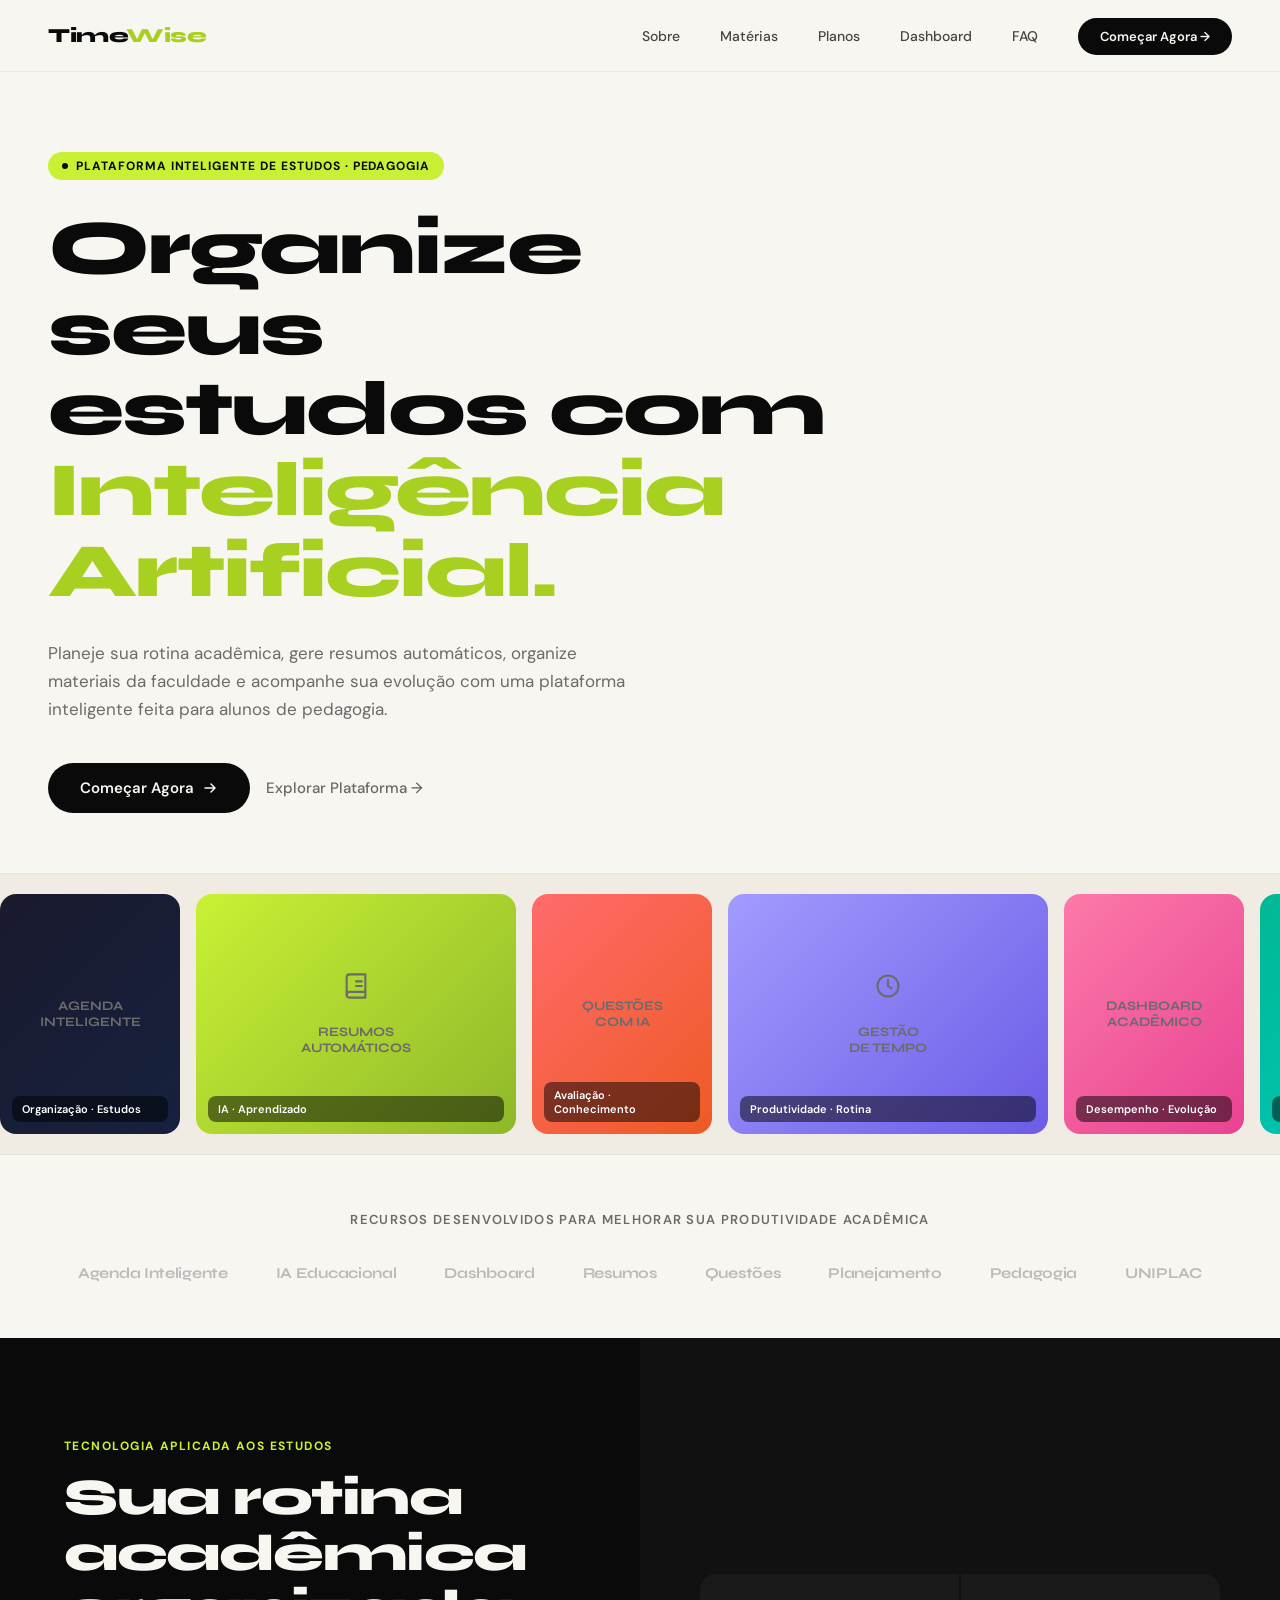
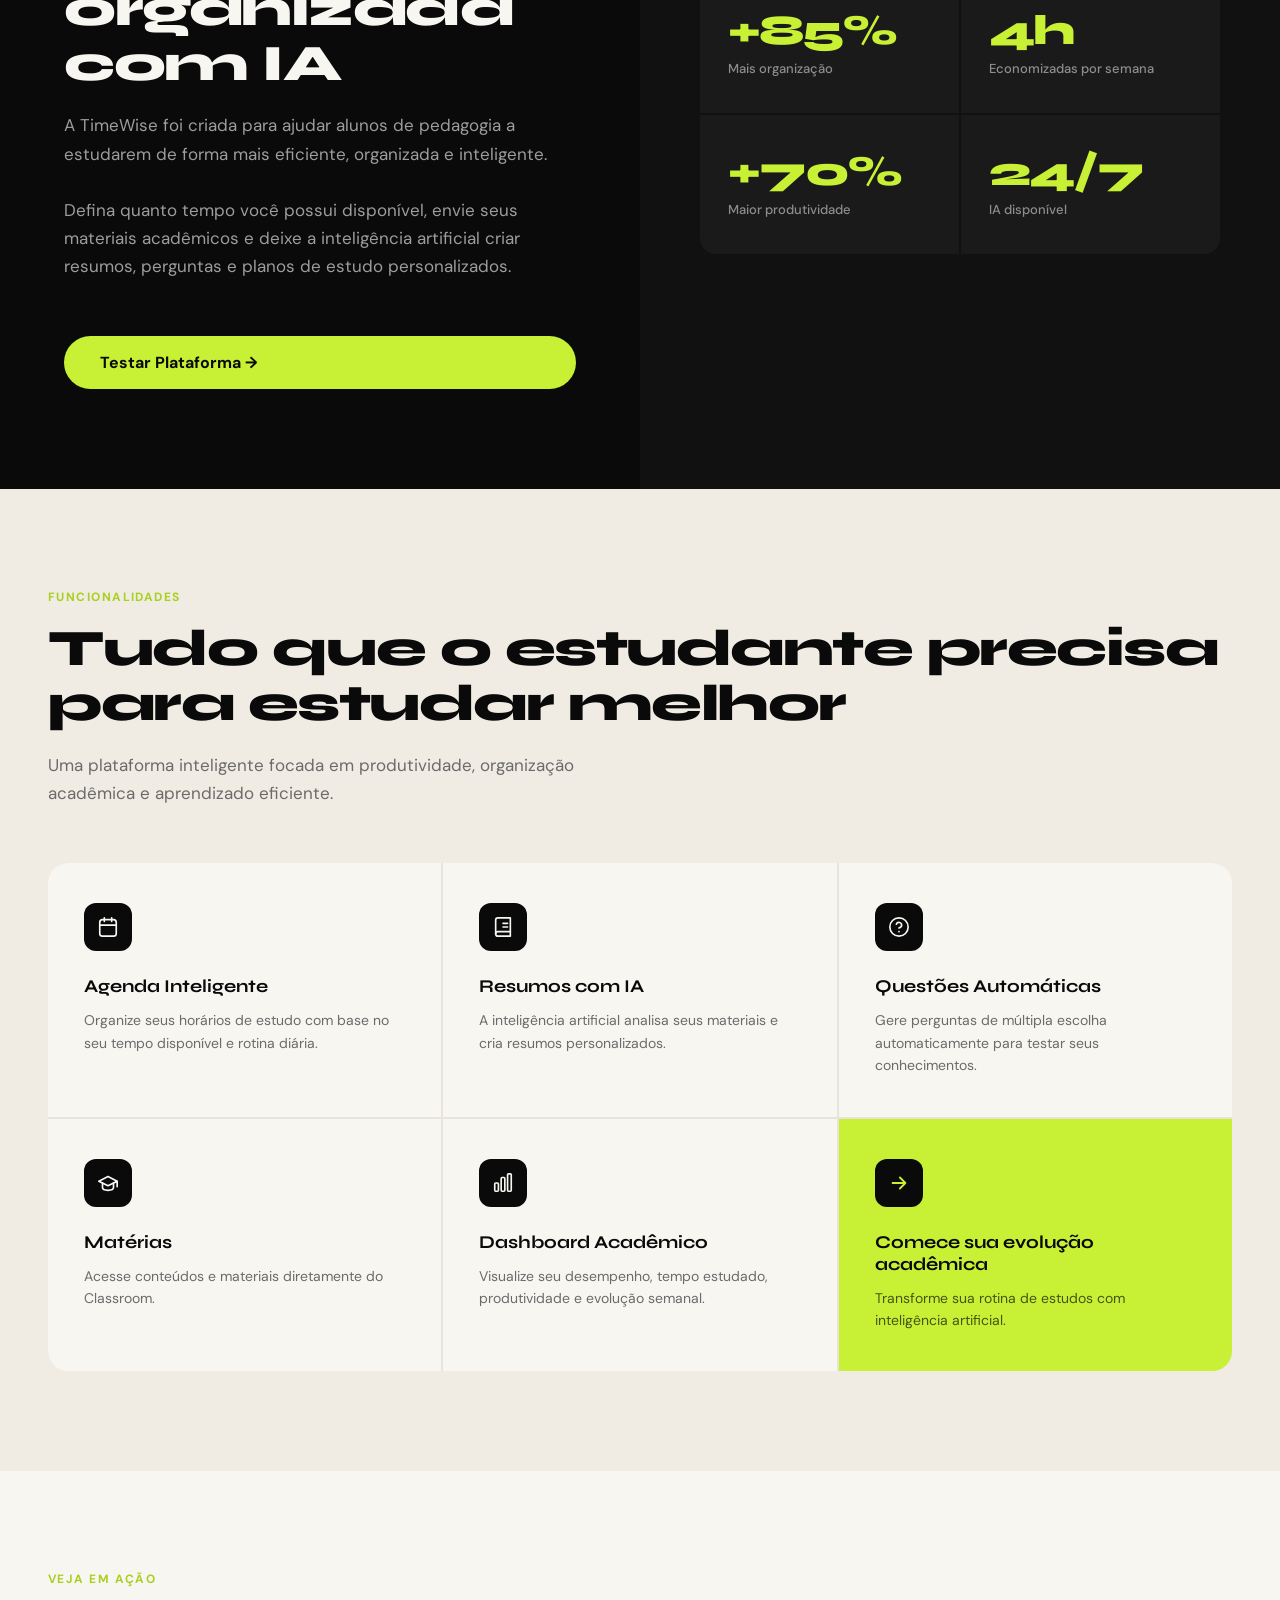
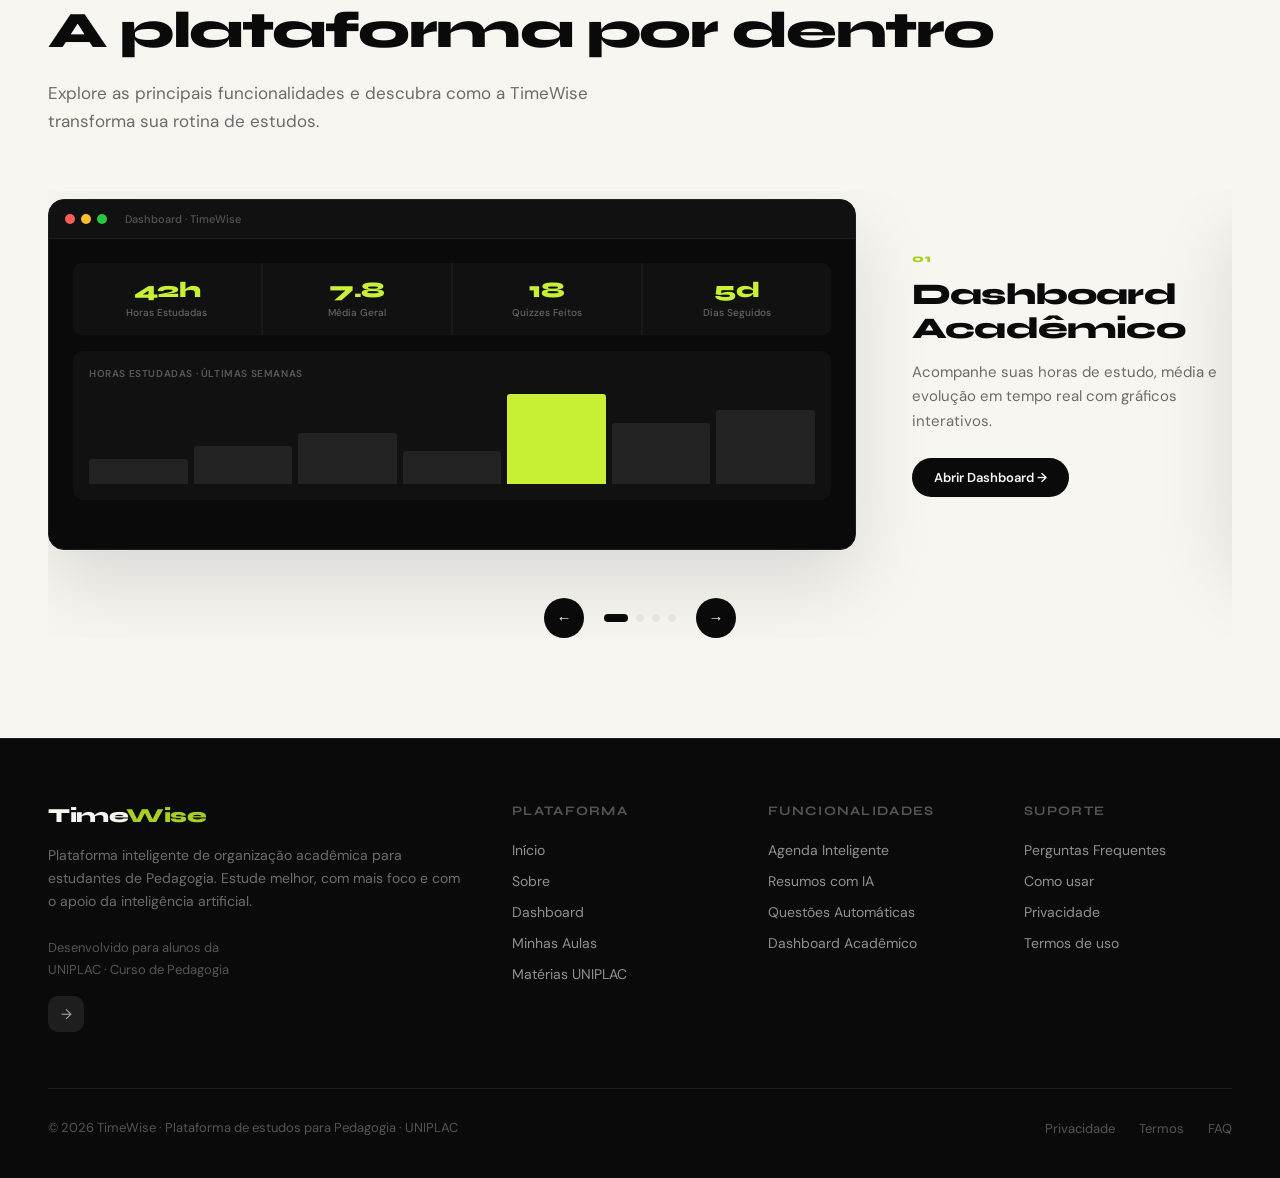
<file: index.html>
<!DOCTYPE html>
<html lang="de">
<head>
  <meta charset="UTF-8" />
  <meta name="viewport" content="width=device-width, initial-scale=1.0" />
  <title>TimeWise</title>
  <link href="https://fonts.googleapis.com/css2?family=Syne:wght@400;500;600;700;800&family=DM+Sans:ital,wght@0,300;0,400;0,500;0,600;1,400&display=swap" rel="stylesheet" />
  <link rel="stylesheet" href="index.css" />
</head>
<body>

<!-- NAV -->
<nav>
  <a href="#" class="nav-logo">Time<span>Wise</span></a>
  <ul class="nav-links">
    <li><a href="#sobre">Sobre</a></li>
    <li><a href="#materias">Matérias</a></li>
    <li><a href="planos.html">Planos</a></li>
    <li><a href="dashboard.html">Dashboard</a></li>
    <li><a href="faq.html">FAQ</a></li>
    <li><a href="dashboard.html" class="nav-cta">Começar Agora →</a></li>
  </ul>
</nav>

<!-- HERO -->
<div class="hero">
  <div class="hero-text">
    <span class="hero-eyebrow animate-fadeup">Plataforma Inteligente de Estudos · Pedagogia</span>

    <h1 class="hero-title animate-fadeup delay-1">
      Organize seus<br>estudos com<br><em>Inteligência Artificial.</em>
    </h1>

    <p class="hero-sub animate-fadeup delay-2">
      Planeje sua rotina acadêmica, gere resumos automáticos, organize materiais da faculdade e acompanhe sua evolução com uma plataforma inteligente feita para alunos de pedagogia.
    </p>

    <div class="hero-actions animate-fadeup delay-3">
      <a href="dashboard.html" class="btn-primary">
        Começar Agora
        <svg viewBox="0 0 16 16" fill="none">
          <path d="M3 8h10M9 4l4 4-4 4"
            stroke="currentColor"
            stroke-width="1.5"
            stroke-linecap="round"
            stroke-linejoin="round"/>
        </svg>
      </a>

      <a href="#materias" class="btn-secondary">
        Explorar Plataforma →
      </a>
    </div>
  </div>

  <!-- MARQUEE -->
  <div class="marquee-section">
    <div class="marquee-track">

      <div class="marquee-card card-gradient-1">
        <div class="marquee-card-inner">AGENDA<br>INTELIGENTE</div>
        <div class="card-label">Organização · Estudos</div>
      </div>
      <div class="marquee-card landscape card-gradient-2">
        <div class="marquee-card-inner"><svg width="28" height="28" viewBox="0 0 24 24" fill="none" stroke="currentColor" stroke-width="1.8" stroke-linecap="round" stroke-linejoin="round" style="margin-bottom:6px"><path d="M4 19.5A2.5 2.5 0 016.5 17H20"/><path d="M6.5 2H20v20H6.5A2.5 2.5 0 014 19.5v-15A2.5 2.5 0 016.5 2z"/><path d="M12 8h5M12 12h5"/></svg><br>RESUMOS<br>AUTOMÁTICOS</div>
        <div class="card-label">IA · Aprendizado</div>
      </div>
      <div class="marquee-card card-gradient-3">
        <div class="marquee-card-inner">QUESTÕES<br>COM IA</div>
        <div class="card-label">Avaliação · Conhecimento</div>
      </div>
      <div class="marquee-card landscape card-gradient-4">
        <div class="marquee-card-inner"><svg width="28" height="28" viewBox="0 0 24 24" fill="none" stroke="currentColor" stroke-width="1.8" stroke-linecap="round" stroke-linejoin="round" style="margin-bottom:6px"><circle cx="12" cy="12" r="9"/><path d="M12 7v5l3 2"/></svg><br>GESTÃO<br>DE TEMPO</div>
        <div class="card-label">Produtividade · Rotina</div>
      </div>
      <div class="marquee-card card-gradient-5">
        <div class="marquee-card-inner">DASHBOARD<br>ACADÊMICO</div>
        <div class="card-label">Desempenho · Evolução</div>
      </div>
      <div class="marquee-card landscape card-gradient-6">
        <div class="marquee-card-inner"><svg width="28" height="28" viewBox="0 0 24 24" fill="none" stroke="currentColor" stroke-width="1.8" stroke-linecap="round" stroke-linejoin="round" style="margin-bottom:6px"><path d="M22 10v6M2 10l10-5 10 5-10 5-10-5z"/><path d="M6 12v5c0 1.7 2.7 3 6 3s6-1.3 6-3v-5"/></svg><br>MATÉRIAS<br>UNIPLAC</div>
        <div class="card-label">Pedagogia · Universidade</div>
      </div>

      <!-- Cópia para loop contínuo -->
      <div class="marquee-card card-gradient-1" aria-hidden="true">
        <div class="marquee-card-inner">AGENDA<br>INTELIGENTE</div>
        <div class="card-label">Organização · Estudos</div>
      </div>
      <div class="marquee-card landscape card-gradient-2" aria-hidden="true">
        <div class="marquee-card-inner"><svg width="28" height="28" viewBox="0 0 24 24" fill="none" stroke="currentColor" stroke-width="1.8" stroke-linecap="round" stroke-linejoin="round" style="margin-bottom:6px"><path d="M4 19.5A2.5 2.5 0 016.5 17H20"/><path d="M6.5 2H20v20H6.5A2.5 2.5 0 014 19.5v-15A2.5 2.5 0 016.5 2z"/><path d="M12 8h5M12 12h5"/></svg><br>RESUMOS<br>AUTOMÁTICOS</div>
        <div class="card-label">IA · Aprendizado</div>
      </div>
      <div class="marquee-card card-gradient-3" aria-hidden="true">
        <div class="marquee-card-inner">QUESTÕES<br>COM IA</div>
        <div class="card-label">Avaliação · Conhecimento</div>
      </div>
      <div class="marquee-card landscape card-gradient-4" aria-hidden="true">
        <div class="marquee-card-inner"><svg width="28" height="28" viewBox="0 0 24 24" fill="none" stroke="currentColor" stroke-width="1.8" stroke-linecap="round" stroke-linejoin="round" style="margin-bottom:6px"><circle cx="12" cy="12" r="9"/><path d="M12 7v5l3 2"/></svg><br>GESTÃO<br>DE TEMPO</div>
        <div class="card-label">Produtividade · Rotina</div>
      </div>
      <div class="marquee-card card-gradient-5" aria-hidden="true">
        <div class="marquee-card-inner">DASHBOARD<br>ACADÊMICO</div>
        <div class="card-label">Desempenho · Evolução</div>
      </div>
      <div class="marquee-card landscape card-gradient-6" aria-hidden="true">
        <div class="marquee-card-inner"><svg width="28" height="28" viewBox="0 0 24 24" fill="none" stroke="currentColor" stroke-width="1.8" stroke-linecap="round" stroke-linejoin="round" style="margin-bottom:6px"><path d="M22 10v6M2 10l10-5 10 5-10 5-10-5z"/><path d="M6 12v5c0 1.7 2.7 3 6 3s6-1.3 6-3v-5"/></svg><br>MATÉRIAS<br>UNIPLAC</div>
        <div class="card-label">Pedagogia · Universidade</div>
      </div>

    </div>
  </div>
</div>

<!-- LOGOS -->
<div class="logos-section">
  <p class="logos-title">
    Recursos desenvolvidos para melhorar sua produtividade acadêmica
  </p>

  <div class="logos-row">
    <span class="logo-pill">Agenda Inteligente</span>
    <span class="logo-pill">IA Educacional</span>
    <span class="logo-pill">Dashboard</span>
    <span class="logo-pill">Resumos</span>
    <span class="logo-pill">Questões</span>
    <span class="logo-pill">Planejamento</span>
    <span class="logo-pill">Pedagogia</span>
    <span class="logo-pill">UNIPLAC</span>
  </div>
</div>

<!-- USP -->
<section class="usp-section" id="sobre">
  <div class="usp-text">
    <p class="section-label">
      Tecnologia aplicada aos estudos
    </p>

    <h2 class="section-title">
      Sua rotina acadêmica organizada com IA
    </h2>

    <p class="section-sub">
      A TimeWise foi criada para ajudar alunos de pedagogia a estudarem de forma mais eficiente, organizada e inteligente.<br><br>

      Defina quanto tempo você possui disponível, envie seus materiais acadêmicos e deixe a inteligência artificial criar resumos, perguntas e planos de estudo personalizados.
    </p>

    <a href="dashboard.html" class="btn-accent">
      Testar Plataforma →
    </a>
  </div>

  <div class="usp-visual">
    <div class="usp-visual-inner">
      <div class="usp-stats">

        <div class="stat-card">
          <div class="stat-number">+85%</div>
          <div class="stat-label">Mais organização</div>
        </div>

        <div class="stat-card">
          <div class="stat-number">4h</div>
          <div class="stat-label">Economizadas por semana</div>
        </div>

        <div class="stat-card">
          <div class="stat-number">+70%</div>
          <div class="stat-label">Maior produtividade</div>
        </div>

        <div class="stat-card">
          <div class="stat-number">24/7</div>
          <div class="stat-label">IA disponível</div>
        </div>

      </div>
    </div>
  </div>
</section>

<!-- SERVICES -->
<section class="services-section">

  <p class="section-label">
    Funcionalidades
  </p>

  <h2 class="section-title">
    Tudo que o estudante precisa<br>
    para estudar melhor
  </h2>

  <p class="section-sub">
    Uma plataforma inteligente focada em produtividade, organização acadêmica e aprendizado eficiente.
  </p>

  <div class="services-grid">

    <div class="service-card">
      <div class="service-icon">
        <svg width="22" height="22" viewBox="0 0 24 24" fill="none" stroke="currentColor" stroke-width="1.8" stroke-linecap="round" stroke-linejoin="round">
          <rect x="3" y="4" width="18" height="18" rx="3"/><path d="M3 10h18"/><path d="M8 2v4M16 2v4"/>
        </svg>
      </div>
      <h3 class="service-title">Agenda Inteligente</h3>
      <p class="service-desc">Organize seus horários de estudo com base no seu tempo disponível e rotina diária.</p>
    </div>

    <div class="service-card">
      <div class="service-icon">
        <svg width="22" height="22" viewBox="0 0 24 24" fill="none" stroke="currentColor" stroke-width="1.8" stroke-linecap="round" stroke-linejoin="round">
          <path d="M4 19.5A2.5 2.5 0 016.5 17H20"/><path d="M6.5 2H20v20H6.5A2.5 2.5 0 014 19.5v-15A2.5 2.5 0 016.5 2z"/><path d="M12 8h5M12 12h5"/>
        </svg>
      </div>
      <h3 class="service-title">Resumos com IA</h3>
      <p class="service-desc">A inteligência artificial analisa seus materiais e cria resumos personalizados.</p>
    </div>

    <div class="service-card">
      <div class="service-icon">
        <svg width="22" height="22" viewBox="0 0 24 24" fill="none" stroke="currentColor" stroke-width="1.8" stroke-linecap="round" stroke-linejoin="round">
          <circle cx="12" cy="12" r="10"/><path d="M9.09 9a3 3 0 015.83 1c0 2-3 3-3 3"/><circle cx="12" cy="17" r="1" fill="currentColor" stroke="none"/>
        </svg>
      </div>
      <h3 class="service-title">Questões Automáticas</h3>
      <p class="service-desc">Gere perguntas de múltipla escolha automaticamente para testar seus conhecimentos.</p>
    </div>

    <div class="service-card">
      <div class="service-icon">
        <svg width="22" height="22" viewBox="0 0 24 24" fill="none" stroke="currentColor" stroke-width="1.8" stroke-linecap="round" stroke-linejoin="round">
          <path d="M22 10v6M2 10l10-5 10 5-10 5-10-5z"/><path d="M6 12v5c0 1.7 2.7 3 6 3s6-1.3 6-3v-5"/>
        </svg>
      </div>
      <h3 class="service-title">Matérias</h3>
      <p class="service-desc">Acesse conteúdos e materiais diretamente do Classroom.</p>
    </div>

    <div class="service-card">
      <div class="service-icon">
        <svg width="22" height="22" viewBox="0 0 24 24" fill="none" stroke="currentColor" stroke-width="1.8" stroke-linecap="round" stroke-linejoin="round">
          <rect x="3" y="12" width="4" height="9" rx="1"/><rect x="10" y="6" width="4" height="15" rx="1"/><rect x="17" y="2" width="4" height="19" rx="1"/>
        </svg>
      </div>
      <h3 class="service-title">Dashboard Acadêmico</h3>
      <p class="service-desc">Visualize seu desempenho, tempo estudado, produtividade e evolução semanal.</p>
    </div>

    <div class="service-card" style="background: var(--accent); cursor: pointer;" onclick="location.href='dashboard.html'">
      <div class="service-icon" style="background: var(--black); color: var(--accent);">
        <svg width="22" height="22" viewBox="0 0 24 24" fill="none" stroke="currentColor" stroke-width="2" stroke-linecap="round" stroke-linejoin="round">
          <path d="M5 12h14M13 6l6 6-6 6"/>
        </svg>
      </div>
      <h3 class="service-title" style="color: var(--black);">Comece sua evolução acadêmica</h3>
      <p class="service-desc" style="color: rgba(0,0,0,0.65);">Transforme sua rotina de estudos com inteligência artificial.</p>
    </div>

  </div>
</section>

<!-- CAROUSEL -->
<section class="carousel-section">

  <p class="section-label">Veja em ação</p>
  <h2 class="section-title">A plataforma por dentro</h2>
  <p class="section-sub">Explore as principais funcionalidades e descubra como a TimeWise transforma sua rotina de estudos.</p>

  <div class="carousel-wrapper" id="carouselWrapper">
    <div class="carousel-track" id="carouselTrack">

      <!-- Slide 1: Dashboard -->
      <div class="carousel-slide">
        <div class="slide-frame">
          <div class="slide-topbar">
            <div style="display:flex;gap:6px">
              <span style="width:10px;height:10px;border-radius:50%;background:#ff5f57;display:block"></span>
              <span style="width:10px;height:10px;border-radius:50%;background:#febc2e;display:block"></span>
              <span style="width:10px;height:10px;border-radius:50%;background:#28c840;display:block"></span>
            </div>
            <span class="slide-topbar-title">Dashboard · TimeWise</span>
          </div>
          <div class="slide-body">
            <div class="slide-stats-row">
              <div class="slide-stat"><div class="slide-stat-val">42h</div><div class="slide-stat-key">Horas Estudadas</div></div>
              <div class="slide-stat"><div class="slide-stat-val">7.8</div><div class="slide-stat-key">Média Geral</div></div>
              <div class="slide-stat"><div class="slide-stat-val">18</div><div class="slide-stat-key">Quizzes Feitos</div></div>
              <div class="slide-stat"><div class="slide-stat-val">5d</div><div class="slide-stat-key">Dias Seguidos</div></div>
            </div>
            <div class="slide-chart-area">
              <div class="slide-chart-title">Horas Estudadas · últimas semanas</div>
              <div class="slide-bars">
                <div class="slide-bar" style="height:28%"></div>
                <div class="slide-bar" style="height:42%"></div>
                <div class="slide-bar" style="height:56%"></div>
                <div class="slide-bar" style="height:36%"></div>
                <div class="slide-bar slide-bar-active" style="height:100%"></div>
                <div class="slide-bar" style="height:68%"></div>
                <div class="slide-bar" style="height:82%"></div>
              </div>
            </div>
          </div>
        </div>
        <div class="slide-caption">
          <div class="slide-caption-num">01</div>
          <h3>Dashboard Acadêmico</h3>
          <p>Acompanhe suas horas de estudo, média e evolução em tempo real com gráficos interativos.</p>
          <a href="dashboard.html" class="slide-link">Abrir Dashboard →</a>
        </div>
      </div>

      <!-- Slide 2: Resumos IA -->
      <div class="carousel-slide">
        <div class="slide-frame">
          <div class="slide-topbar">
            <div style="display:flex;gap:6px">
              <span style="width:10px;height:10px;border-radius:50%;background:#ff5f57;display:block"></span>
              <span style="width:10px;height:10px;border-radius:50%;background:#febc2e;display:block"></span>
              <span style="width:10px;height:10px;border-radius:50%;background:#28c840;display:block"></span>
            </div>
            <span class="slide-topbar-title">Resumo IA · Minhas Aulas</span>
          </div>
          <div class="slide-body slide-body-doc">
            <div class="slide-ai-badge">✦ Resumo IA · Gerado agora</div>
            <div class="slide-doc-title">Psicologia do Desenvolvimento Infantil</div>
            <div class="slide-doc-text">
              <span class="slide-highlight">Vygotsky</span> defende que o desenvolvimento cognitivo é mediado pela interação social. A <span class="slide-highlight">Zona de Desenvolvimento Proximal</span> representa a distância entre o que a criança faz sozinha e com ajuda.
            </div>
            <div class="slide-doc-text">
              <span class="slide-highlight">Piaget</span> propõe que o conhecimento é construído ativamente pela criança por meio de <span class="slide-highlight">esquemas mentais</span>, assimilação e acomodação.
            </div>
            <div class="slide-time-badge">⏱ 30 min de estudo</div>
          </div>
        </div>
        <div class="slide-caption">
          <div class="slide-caption-num">02</div>
          <h3>Resumos com Inteligência Artificial</h3>
          <p>Envie seus materiais e a IA gera resumos personalizados adaptados ao seu tempo disponível.</p>
          <a href="dashboard.html" class="slide-link">Gerar Resumo →</a>
        </div>
      </div>

      <!-- Slide 3: Questões -->
      <div class="carousel-slide">
        <div class="slide-frame">
          <div class="slide-topbar">
            <div style="display:flex;gap:6px">
              <span style="width:10px;height:10px;border-radius:50%;background:#ff5f57;display:block"></span>
              <span style="width:10px;height:10px;border-radius:50%;background:#febc2e;display:block"></span>
              <span style="width:10px;height:10px;border-radius:50%;background:#28c840;display:block"></span>
            </div>
            <span class="slide-topbar-title">Questões com IA · 4 perguntas</span>
          </div>
          <div class="slide-body">
            <div class="slide-quiz-q">1. Segundo Vygotsky, a Zona de Desenvolvimento Proximal (ZDP) refere-se a:</div>
            <div class="slide-options">
              <div class="slide-option slide-option-wrong"><span class="slide-opt-letter">A</span> O nível máximo que a criança atinge sozinha</div>
              <div class="slide-option slide-option-correct"><span class="slide-opt-letter">B</span> A diferença entre o que faz sozinha e com ajuda</div>
              <div class="slide-option"><span class="slide-opt-letter">C</span> O conjunto de habilidades inatas da criança</div>
              <div class="slide-option"><span class="slide-opt-letter">D</span> O desenvolvimento físico no primeiro ano</div>
            </div>
            <div class="slide-score-bar">
              <div class="slide-score-val">3/4</div>
              <div class="slide-score-label">respostas corretas · 75%</div>
            </div>
          </div>
        </div>
        <div class="slide-caption">
          <div class="slide-caption-num">03</div>
          <h3>Questões Automáticas com IA</h3>
          <p>Teste seus conhecimentos com questões de múltipla escolha geradas automaticamente sobre o conteúdo estudado.</p>
          <a href="dashboard.html" class="slide-link">Iniciar Quiz →</a>
        </div>
      </div>

      <!-- Slide 4: Agenda -->
      <div class="carousel-slide">
        <div class="slide-frame">
          <div class="slide-topbar">
            <div style="display:flex;gap:6px">
              <span style="width:10px;height:10px;border-radius:50%;background:#ff5f57;display:block"></span>
              <span style="width:10px;height:10px;border-radius:50%;background:#febc2e;display:block"></span>
              <span style="width:10px;height:10px;border-radius:50%;background:#28c840;display:block"></span>
            </div>
            <span class="slide-topbar-title">Agenda · Semana atual</span>
          </div>
          <div class="slide-body">
            <div class="slide-week">
              <div class="slide-day"><div class="slide-day-name">Seg</div><div class="slide-day-num">26</div><div class="slide-day-study">14h</div></div>
              <div class="slide-day"><div class="slide-day-name">Ter</div><div class="slide-day-num">27</div><div class="slide-day-study">14h</div></div>
              <div class="slide-day slide-day-today"><div class="slide-day-name">Qua</div><div class="slide-day-num">28</div><div class="slide-day-study">19h</div></div>
              <div class="slide-day"><div class="slide-day-name">Qui</div><div class="slide-day-num">29</div><div class="slide-day-study">19h</div></div>
              <div class="slide-day"><div class="slide-day-name">Sex</div><div class="slide-day-num">30</div></div>
              <div class="slide-day slide-day-dim"><div class="slide-day-name">Sáb</div><div class="slide-day-num">31</div></div>
              <div class="slide-day slide-day-dim"><div class="slide-day-name">Dom</div><div class="slide-day-num">01</div></div>
            </div>
            <div class="slide-agenda-list">
              <div class="slide-agenda-item slide-agenda-item-accent">
                <div class="slide-agenda-time">19h00</div>
                <div>
                  <div class="slide-agenda-title">Psicologia da Educação</div>
                  <div class="slide-agenda-sub">30 min · Vygotsky e ZDP</div>
                </div>
              </div>
              <div class="slide-agenda-item">
                <div class="slide-agenda-time">20h00</div>
                <div>
                  <div class="slide-agenda-title">Educação Infantil</div>
                  <div class="slide-agenda-sub">45 min · BNCC Educação Infantil</div>
                </div>
              </div>
            </div>
          </div>
        </div>
        <div class="slide-caption">
          <div class="slide-caption-num">04</div>
          <h3>Agenda Inteligente</h3>
          <p>Organize sua semana acadêmica com horários personalizados para a sua rotina e disponibilidade.</p>
          <a href="dashboard.html" class="slide-link">Ver Agenda →</a>
        </div>
      </div>

    </div>

    <div class="carousel-nav">
      <button class="carousel-btn" onclick="carouselPrev()">←</button>
      <div class="carousel-dots">
        <button class="carousel-dot active" onclick="carouselGo(0)"></button>
        <button class="carousel-dot" onclick="carouselGo(1)"></button>
        <button class="carousel-dot" onclick="carouselGo(2)"></button>
        <button class="carousel-dot" onclick="carouselGo(3)"></button>
      </div>
      <button class="carousel-btn" onclick="carouselNext()">→</button>
    </div>
  </div>
</section>

<!-- FOOTER -->
<footer>
  <div class="footer-grid">
    <div class="footer-brand">
      <a href="#" class="nav-logo">Time<span>Wise</span></a>
      <p>Plataforma inteligente de organização acadêmica para estudantes de Pedagogia. Estude melhor, com mais foco e com o apoio da inteligência artificial.</p>
      <p style="margin-bottom: 16px; color: rgba(255,255,255,0.3); font-size: 13px;">Desenvolvido para alunos da<br>UNIPLAC · Curso de Pedagogia</p>
      <div class="footer-socials">
        <a href="dashboard.html" class="social-btn" title="Acessar plataforma">→</a>
      </div>
    </div>
    <div class="footer-col">
      <h4>Plataforma</h4>
      <ul>
        <li><a href="#">Início</a></li>
        <li><a href="#sobre">Sobre</a></li>
        <li><a href="dashboard.html">Dashboard</a></li>
        <li><a href="dashboard.html">Minhas Aulas</a></li>
        <li><a href="dashboard.html">Matérias UNIPLAC</a></li>
      </ul>
    </div>
    <div class="footer-col">
      <h4>Funcionalidades</h4>
      <ul>
        <li><a href="dashboard.html">Agenda Inteligente</a></li>
        <li><a href="dashboard.html">Resumos com IA</a></li>
        <li><a href="dashboard.html">Questões Automáticas</a></li>
        <li><a href="dashboard.html">Dashboard Acadêmico</a></li>
      </ul>
    </div>
    <div class="footer-col">
      <h4>Suporte</h4>
      <ul>
        <li><a href="faq.html">Perguntas Frequentes</a></li>
        <li><a href="#">Como usar</a></li>
        <li><a href="#">Privacidade</a></li>
        <li><a href="#">Termos de uso</a></li>
      </ul>
    </div>
  </div>
  <div class="footer-bottom">
    <p>© 2026 TimeWise · Plataforma de estudos para Pedagogia · UNIPLAC</p>
    <ul class="footer-bottom-links">
      <li><a href="#">Privacidade</a></li>
      <li><a href="#">Termos</a></li>
      <li><a href="faq.html">FAQ</a></li>
    </ul>
  </div>
</footer>

<script>
  function toggleFaq(btn) {
    const item = btn.closest('.faq-item');
    const isOpen = item.classList.contains('open');
    document.querySelectorAll('.faq-item').forEach(i => i.classList.remove('open'));
    if (!isOpen) item.classList.add('open');
  }

  // Intersection Observer for scroll animations
  const observer = new IntersectionObserver((entries) => {
    entries.forEach(entry => {
      if (entry.isIntersecting) {
        entry.target.style.opacity = '1';
        entry.target.style.transform = 'translateY(0)';
      }
    });
  }, { threshold: 0.1 });

  document.querySelectorAll('.service-card, .case-card, .team-card, .testimonial-card').forEach(el => {
    el.style.opacity = '0';
    el.style.transform = 'translateY(20px)';
    el.style.transition = 'opacity 0.5s ease, transform 0.5s ease';
    observer.observe(el);
  });

  // Carousel
  let carouselIdx = 0;
  const CAROUSEL_TOTAL = 4;

  function updateCarousel() {
    document.getElementById('carouselTrack').style.transform = `translateX(-${carouselIdx * 100}%)`;
    document.querySelectorAll('.carousel-dot').forEach((d, i) => {
      d.classList.toggle('active', i === carouselIdx);
    });
  }

  function carouselNext() {
    carouselIdx = (carouselIdx + 1) % CAROUSEL_TOTAL;
    updateCarousel();
  }

  function carouselPrev() {
    carouselIdx = (carouselIdx - 1 + CAROUSEL_TOTAL) % CAROUSEL_TOTAL;
    updateCarousel();
  }

  function carouselGo(i) {
    carouselIdx = i;
    updateCarousel();
  }

  let _carouselTimer = setInterval(carouselNext, 6000);
  const carouselWrap = document.getElementById('carouselWrapper');
  carouselWrap?.addEventListener('mouseenter', () => clearInterval(_carouselTimer));
  carouselWrap?.addEventListener('mouseleave', () => { _carouselTimer = setInterval(carouselNext, 6000); });
</script>
</body>
</html>
</file>
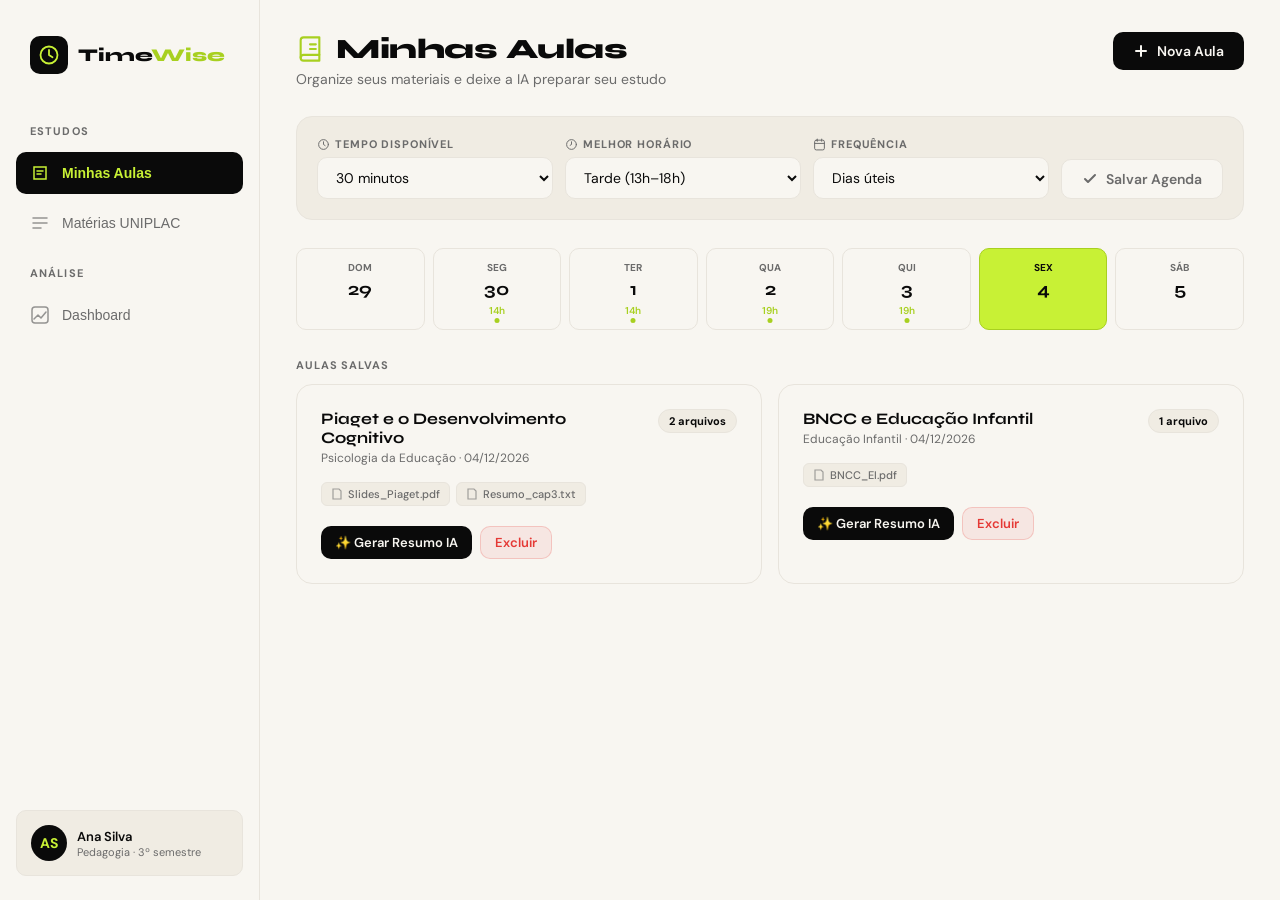
<file: dashboard.html>
<!DOCTYPE html>
<html lang="pt-BR">
<head>
<meta charset="UTF-8"/>
<meta name="viewport" content="width=device-width, initial-scale=1.0"/>
<title>TimeWise - Dashboard</title>
<link href="https://fonts.googleapis.com/css2?family=Syne:wght@400;500;600;700;800&family=DM+Sans:ital,wght@0,300;0,400;0,500;0,600;1,400&display=swap" rel="stylesheet"/>
<link rel="stylesheet" href="dashboard.css"/>
</head>
<body>

<div class="toast-container" id="toastContainer"></div>

<div class="app">
  <!-- SIDEBAR -->
  <aside class="sidebar">
    <div class="sidebar-logo">
      <div class="logo-icon">
        <svg width="22" height="22" viewBox="0 0 22 22" fill="none">
          <circle cx="11" cy="11" r="8.5" stroke="#c8f135" stroke-width="1.8"/>
          <path d="M11 6v5l3.5 2.2" stroke="#c8f135" stroke-width="1.8" stroke-linecap="round" stroke-linejoin="round"/>
        </svg>
      </div>
      <div class="logo-text">Time<span>Wise</span></div>
    </div>

    <span class="sidebar-section">Estudos</span>
    <button class="nav-item active" onclick="switchTab('minhas-aulas')">
      <svg class="nav-icon" viewBox="0 0 20 20" fill="none" xmlns="http://www.w3.org/2000/svg"><path d="M4 4h12v12H4V4z" stroke="currentColor" stroke-width="1.5" stroke-linecap="round"/><path d="M7 8h6M7 11h4" stroke="currentColor" stroke-width="1.5" stroke-linecap="round"/></svg>
      Minhas Aulas
    </button>
    <button class="nav-item" onclick="switchTab('materias')">
      <svg class="nav-icon" viewBox="0 0 20 20" fill="none" xmlns="http://www.w3.org/2000/svg"><path d="M3 5h14M3 10h14M3 15h8" stroke="currentColor" stroke-width="1.5" stroke-linecap="round"/></svg>
      Matérias UNIPLAC
    </button>

    <span class="sidebar-section">Análise</span>
    <button class="nav-item" onclick="switchTab('dashboard')">
      <svg class="nav-icon" viewBox="0 0 20 20" fill="none" xmlns="http://www.w3.org/2000/svg"><path d="M4 14l4-4 3 3 5-6" stroke="currentColor" stroke-width="1.5" stroke-linecap="round" stroke-linejoin="round"/><rect x="2" y="2" width="16" height="16" rx="3" stroke="currentColor" stroke-width="1.5"/></svg>
      Dashboard
    </button>

    <div class="sidebar-profile">
      <div class="profile-avatar">AS</div>
      <div>
        <div class="profile-name">Ana Silva</div>
        <div class="profile-course">Pedagogia · 3º semestre</div>
      </div>
    </div>
  </aside>

  <!-- MAIN -->
  <main class="main">

    <!-- ════ TAB: MINHAS AULAS ════ -->
    <div class="tab-content active" id="tab-minhas-aulas">
      <div class="page-header">
        <div>
          <div class="page-title">
            <svg class="page-title-icon" viewBox="0 0 24 24" fill="none" stroke="currentColor" stroke-width="1.8" stroke-linecap="round" stroke-linejoin="round"><path d="M4 19.5A2.5 2.5 0 016.5 17H20"/><path d="M6.5 2H20v20H6.5A2.5 2.5 0 014 19.5v-15A2.5 2.5 0 016.5 2z"/><path d="M12 8h5M12 12h5"/></svg>
            Minhas Aulas
          </div>
          <div class="page-sub">Organize seus materiais e deixe a IA preparar seu estudo</div>
        </div>
        <button class="btn btn-accent" onclick="toggleAddForm()">
          <svg width="16" height="16" viewBox="0 0 16 16" fill="none"><path d="M8 3v10M3 8h10" stroke="currentColor" stroke-width="2" stroke-linecap="round"/></svg>
          Nova Aula
        </button>
      </div>

      <!-- CONFIG AGENDA -->
      <div class="config-bar">
        <div class="field-group">
          <label class="field-label"><svg class="label-icon" viewBox="0 0 24 24" fill="none" stroke="currentColor" stroke-width="1.8" stroke-linecap="round" stroke-linejoin="round"><circle cx="12" cy="12" r="9"/><path d="M12 7v5l3 2"/></svg> Tempo disponível</label>
          <select class="field-input" id="studyTime">
            <option value="15">15 minutos</option>
            <option value="30" selected>30 minutos</option>
            <option value="45">45 minutos</option>
            <option value="60">1 hora</option>
            <option value="90">1h 30min</option>
            <option value="120">2 horas</option>
          </select>
        </div>
        <div class="field-group">
          <label class="field-label"><svg class="label-icon" viewBox="0 0 24 24" fill="none" stroke="currentColor" stroke-width="1.8" stroke-linecap="round" stroke-linejoin="round"><circle cx="12" cy="12" r="9"/><path d="M12 7v5l-2.5 1.5"/></svg> Melhor horário</label>
          <select class="field-input" id="studyHour">
            <option value="manha">Manhã (7h–12h)</option>
            <option value="tarde" selected>Tarde (13h–18h)</option>
            <option value="noite">Noite (19h–23h)</option>
          </select>
        </div>
        <div class="field-group">
          <label class="field-label"><svg class="label-icon" viewBox="0 0 24 24" fill="none" stroke="currentColor" stroke-width="1.8" stroke-linecap="round" stroke-linejoin="round"><rect x="3" y="4" width="18" height="18" rx="3"/><path d="M3 10h18"/><path d="M8 2v4M16 2v4"/></svg> Frequência</label>
          <select class="field-input" id="studyFreq">
            <option value="diario">Todos os dias</option>
            <option value="uteis" selected>Dias úteis</option>
            <option value="fins">Fins de semana</option>
          </select>
        </div>
        <button class="btn btn-ghost" onclick="saveAgenda()">
          <svg width="16" height="16" viewBox="0 0 16 16" fill="none"><path d="M13 4L6 11 3 8" stroke="currentColor" stroke-width="2" stroke-linecap="round" stroke-linejoin="round"/></svg>
          Salvar Agenda
        </button>
      </div>

      <!-- SEMANA -->
      <div class="week-strip" id="weekStrip"></div>

      <!-- ADD FORM -->
      <div class="add-aula-form" id="addForm" style="display:none">
        <h3>
          <svg width="18" height="18" viewBox="0 0 24 24" fill="none" stroke="currentColor" stroke-width="2" stroke-linecap="round" style="vertical-align:middle;margin-right:6px"><path d="M12 5v14M5 12h14"/></svg>Adicionar Nova Aula
        </h3>
        <div class="form-row">
          <div class="field-group">
            <label class="field-label">Tema da Aula</label>
            <input type="text" class="field-input" id="newAulaTema" placeholder="Ex: Psicologia do Desenvolvimento Infantil"/>
          </div>
          <div class="field-group">
            <label class="field-label">Disciplina</label>
            <input type="text" class="field-input" id="newAulaDisc" placeholder="Ex: Psicologia da Educação"/>
          </div>
        </div>
        <div class="field-group">
          <label class="field-label">Materiais de Estudo (livros, resumos, slides)</label>
          <div class="upload-area" id="uploadArea">
            <input type="file" multiple accept=".pdf,.doc,.docx,.txt,.ppt,.pptx" onchange="handleFiles(this)"/>
            <div class="upload-icon">
              <svg width="32" height="32" viewBox="0 0 24 24" fill="none" stroke="currentColor" stroke-width="1.6" stroke-linecap="round" stroke-linejoin="round"><path d="M21.44 11.05l-9.19 9.19a6 6 0 01-8.49-8.49l9.19-9.19a4 4 0 015.66 5.66l-9.2 9.19a2 2 0 01-2.83-2.83l8.49-8.48"/></svg>
            </div>
            <div style="font-size:14px;font-weight:600;color:var(--gray)">Arraste ou clique para adicionar arquivos</div>
            <div class="upload-text">PDF, DOC, PPT, TXT · Múltiplos arquivos permitidos</div>
          </div>
          <div class="uploaded-files-list" id="uploadedFilesList"></div>
        </div>
        <div class="field-group">
          <label class="field-label">Anotações adicionais (opcional)</label>
          <textarea class="field-input" id="newAulaNotes" rows="2" placeholder="Cole aqui textos, links ou observações..."></textarea>
        </div>
        <div style="display:flex;gap:10px">
          <button class="btn btn-accent" onclick="addAula()">Salvar e Gerar Estudo</button>
          <button class="btn btn-ghost" onclick="toggleAddForm()">Cancelar</button>
        </div>
      </div>

      <!-- LOADING -->
      <div class="ai-loading" id="aiLoading">
        <div class="loading-dots"><span></span><span></span><span></span></div>
        <div class="loading-text" id="loadingText">A IA está analisando seus materiais e preparando um resumo personalizado…</div>
      </div>

      <!-- AI RESULT -->
      <div class="ai-result" id="aiResult">
        <div class="ai-result-header">
          <span class="ai-badge">
            <svg width="14" height="14" viewBox="0 0 14 14" fill="none"><path d="M7 1l1.5 4h4L9 7.5l1.5 4L7 9l-3.5 2.5 1.5-4L2 5.5h4L7 1z" fill="currentColor"/></svg>
            Resumo IA
          </span>
          <span class="ai-time-badge" id="aiTimeBadge"><svg width="12" height="12" viewBox="0 0 24 24" fill="none" stroke="currentColor" stroke-width="2" stroke-linecap="round" stroke-linejoin="round" style="vertical-align:middle;margin-right:3px"><circle cx="12" cy="12" r="9"/><path d="M12 7v5l3 2"/></svg> 30 min de estudo</span>
        </div>
        <div class="ai-summary-title" id="aiSummaryTitle">Psicologia do Desenvolvimento Infantil</div>
        <div class="ai-summary-body" id="aiSummaryBody"></div>
        <div class="divider"></div>
        <div class="quiz-section">
          <div class="quiz-title">
            Teste seu Conhecimento
            <span id="quizCount">5 perguntas</span>
          </div>
          <div id="questionsContainer"></div>
          <div id="quizResultBar" class="quiz-result-bar">
            <div>
              <div class="result-score" id="resultScore">0/5</div>
              <div class="result-label">respostas corretas</div>
            </div>
            <div>
              <div style="font-size:14px;font-weight:600;color:var(--black)" id="resultMsg">Bom trabalho!</div>
              <div style="font-size:12px;color:var(--gray)" id="resultSub">Revise os temas marcados em vermelho.</div>
            </div>
            <button class="btn btn-ghost btn-sm" onclick="resetQuiz()">Refazer</button>
          </div>
        </div>
      </div>

      <!-- AULAS EXISTENTES -->
      <div>
        <span class="period-label">AULAS SALVAS</span>
        <div class="aulas-grid" id="aulasGrid"></div>
      </div>
    </div>

    <!-- ════ TAB: MATÉRIAS UNIPLAC ════ -->
    <div class="tab-content" id="tab-materias">
      <div class="page-header">
        <div>
          <div class="page-title">
            <svg class="page-title-icon" viewBox="0 0 24 24" fill="none" stroke="currentColor" stroke-width="1.8" stroke-linecap="round" stroke-linejoin="round"><path d="M22 10v6M2 10l10-5 10 5-10 5-10-5z"/><path d="M6 12v5c0 1.7 2.7 3 6 3s6-1.3 6-3v-5"/></svg>
            Matérias UNIPLAC
          </div>
          <div class="page-sub">Curso de Pedagogia · Grade curricular completa</div>
        </div>
      </div>

      <div class="config-bar" style="grid-template-columns:1fr 1fr auto">
        <div class="field-group">
          <label class="field-label"><svg class="label-icon" viewBox="0 0 24 24" fill="none" stroke="currentColor" stroke-width="1.8" stroke-linecap="round" stroke-linejoin="round"><circle cx="12" cy="12" r="9"/><path d="M12 7v5l3 2"/></svg> Tempo de estudo</label>
          <select class="field-input" id="matTime">
            <option value="15">15 minutos</option>
            <option value="30" selected>30 minutos</option>
            <option value="45">45 minutos</option>
            <option value="60">1 hora</option>
            <option value="90">1h 30min</option>
          </select>
        </div>
        <div class="field-group">
          <label class="field-label"><svg class="label-icon" viewBox="0 0 24 24" fill="none" stroke="currentColor" stroke-width="1.8" stroke-linecap="round" stroke-linejoin="round"><path d="M2 3h6a4 4 0 014 4v14a3 3 0 00-3-3H2z"/><path d="M22 3h-6a4 4 0 00-4 4v14a3 3 0 013-3h7z"/></svg> Foco</label>
          <select class="field-input" id="matFocus">
            <option value="resumo">Resumo teórico</option>
            <option value="pratico">Exemplos práticos</option>
            <option value="aprofundado">Aprofundado</option>
          </select>
        </div>
        <button class="btn btn-accent" id="btnEstudarMateria" onclick="estudarMateria()" disabled>
          <svg width="16" height="16" viewBox="0 0 16 16" fill="none"><path d="M6 3l7 5-7 5V3z" fill="currentColor"/></svg>
          Estudar Agora
        </button>
      </div>

      <div class="materias-layout scroll-area">
        <div class="materias-list" id="materiasList"></div>

        <div class="materia-detail" id="materiaDetail">
          <div class="placeholder-state">
            <div class="placeholder-icon">
              <svg width="56" height="56" viewBox="0 0 24 24" fill="none" stroke="currentColor" stroke-width="1.4" stroke-linecap="round" stroke-linejoin="round"><path d="M2 3h6a4 4 0 014 4v14a3 3 0 00-3-3H2z"/><path d="M22 3h-6a4 4 0 00-4 4v14a3 3 0 013-3h7z"/></svg>
            </div>
            <div class="placeholder-title">Selecione uma matéria</div>
            <div class="placeholder-sub">Escolha uma disciplina da lista ao lado para ver a ementa e gerar um resumo com IA.</div>
          </div>
        </div>
      </div>

      <!-- AI LOADING MATERIA -->
      <div class="ai-loading" id="matAiLoading" style="display:none">
        <div class="loading-dots"><span></span><span></span><span></span></div>
        <div class="loading-text" id="matLoadingText">Buscando materiais e preparando resumo…</div>
      </div>

      <!-- AI RESULT MATERIA -->
      <div class="ai-result" id="matAiResult">
        <div class="ai-result-header">
          <span class="ai-badge"><svg width="13" height="13" viewBox="0 0 24 24" fill="none" stroke="currentColor" stroke-width="2" stroke-linecap="round" stroke-linejoin="round" style="vertical-align:middle;margin-right:4px"><path d="M12 2l2.4 7.4H22l-6.2 4.5 2.4 7.4L12 17l-6.2 4.3 2.4-7.4L2 9.4h7.6z"/></svg> Resumo IA · UNIPLAC</span>
          <span class="ai-time-badge" id="matAiTimeBadge"><svg width="12" height="12" viewBox="0 0 24 24" fill="none" stroke="currentColor" stroke-width="2" stroke-linecap="round" stroke-linejoin="round" style="vertical-align:middle;margin-right:3px"><circle cx="12" cy="12" r="9"/><path d="M12 7v5l3 2"/></svg> 30 min</span>
        </div>
        <div class="ai-summary-title" id="matAiTitle"></div>
        <div class="ai-summary-body" id="matAiBody"></div>
        <div class="divider"></div>
        <div class="quiz-section">
          <div class="quiz-title">Questões de Fixação <span id="matQuizCount">4 perguntas</span></div>
          <div id="matQuestionsContainer"></div>
          <div id="matQuizResultBar" class="quiz-result-bar">
            <div>
              <div class="result-score" id="matResultScore">0/4</div>
              <div class="result-label">respostas corretas</div>
            </div>
            <div>
              <div style="font-size:14px;font-weight:600;color:var(--black)" id="matResultMsg">Bom trabalho!</div>
            </div>
            <button class="btn btn-ghost btn-sm" onclick="resetMatQuiz()">Refazer</button>
          </div>
        </div>
      </div>
    </div>

    <!-- ════ TAB: DASHBOARD ════ -->
    <div class="tab-content" id="tab-dashboard">
      <div class="page-header">
        <div>
          <div class="page-title">
            <svg class="page-title-icon" viewBox="0 0 24 24" fill="none" stroke="currentColor" stroke-width="1.8" stroke-linecap="round" stroke-linejoin="round"><rect x="3" y="12" width="4" height="9" rx="1"/><rect x="10" y="6" width="4" height="15" rx="1"/><rect x="17" y="2" width="4" height="19" rx="1"/></svg>
            Dashboard
          </div>
          <div class="page-sub">Acompanhe seu desempenho e evolução nos estudos</div>
        </div>
        <div style="font-size:12px;color:var(--gray);text-align:right">
          Atualizado agora<br><span style="color:var(--accent);font-weight:600">Maio 2025</span>
        </div>
      </div>

      <!-- STATS -->
      <div class="dash-grid" id="dashStats"></div>

      <!-- ACTIVITY + NOTAS -->
      <div class="dash-row">
        <div class="dash-card">
          <div class="dash-card-title">
            Horas Estudadas (últimas 12 semanas)
            <span style="font-size:12px;color:var(--accent);font-weight:600">↑ 14%</span>
          </div>
          <div class="bar-chart" id="horasChart"></div>
        </div>
        <div class="dash-card">
          <div class="dash-card-title">Média de Notas por Disciplina</div>
          <div class="notas-list" id="notasList"></div>
        </div>
      </div>

      <!-- PROGRESS + HEATMAP -->
      <div class="dash-row">
        <div class="dash-card">
          <div class="dash-card-title">Progressão de Conteúdos</div>
          <div class="progress-list" id="progressList"></div>
        </div>
        <div class="dash-card">
          <div class="dash-card-title">
            Mapa de Atividade
            <span style="font-size:12px;color:var(--gray)">dias estudados</span>
          </div>
          <div class="heatmap" id="heatmap"></div>
          <div style="display:flex;align-items:center;gap:8px;margin-top:12px">
            <span style="font-size:11px;color:var(--gray)">Menos</span>
            <div style="width:12px;height:12px;border-radius:3px;background:var(--cream)"></div>
            <div style="width:12px;height:12px;border-radius:3px;background:rgba(200,241,53,0.2)"></div>
            <div style="width:12px;height:12px;border-radius:3px;background:rgba(200,241,53,0.5)"></div>
            <div style="width:12px;height:12px;border-radius:3px;background:var(--accent)"></div>
            <span style="font-size:11px;color:var(--gray)">Mais</span>
          </div>
        </div>
      </div>

      <!-- RECOMMENDATIONS -->
      <div class="dash-card">
        <div class="dash-card-title">💡 Recomendações da IA</div>
        <div style="display:grid;grid-template-columns:repeat(3,1fr);gap:12px" id="recList"></div>
      </div>
    </div>

  </main>
</div>

<script>
// ══════════════════════════════════════════
// DATA
// ══════════════════════════════════════════
const MATERIAS_UNIPLAC = [
  {id:1, nome:"Fundamentos da Educação", codigo:"PED101", periodo:"1º", ementa:["História da Educação","Filosofia da Educação","Políticas Educacionais","LDB e legislação"]},
  {id:2, nome:"Psicologia do Desenvolvimento", codigo:"PED102", periodo:"1º", ementa:["Teorias do desenvolvimento","Piaget","Vygotsky","Erikson","Infância e adolescência"]},
  {id:3, nome:"Didática Geral", codigo:"PED103", periodo:"2º", ementa:["Planejamento pedagógico","Métodos de ensino","Avaliação da aprendizagem","Currículo"]},
  {id:4, nome:"Educação Infantil", codigo:"PED201", periodo:"2º", ementa:["BNCC Educação Infantil","Rotinas","Brincadeira e aprendizagem","Ambiente educativo"]},
  {id:5, nome:"Alfabetização e Letramento", codigo:"PED202", periodo:"3º", ementa:["Métodos de alfabetização","Consciência fonológica","Letramento","Literatura infantil"]},
  {id:6, nome:"Psicologia da Educação", codigo:"PED203", periodo:"3º", ementa:["Aprendizagem significativa","Motivação","Dificuldades de aprendizagem","Teorias pedagógicas"]},
  {id:7, nome:"Currículo e Avaliação", codigo:"PED301", periodo:"4º", ementa:["Teorias curriculares","Currículo oculto","Avaliação formativa e somativa","PCN e BNCC"]},
  {id:8, nome:"Educação Especial e Inclusiva", codigo:"PED302", periodo:"4º", ementa:["Políticas de inclusão","AEE","Altas habilidades","Deficiências","Adaptações pedagógicas"]},
  {id:9, nome:"Gestão Escolar", codigo:"PED401", periodo:"5º", ementa:["PPP","Gestão democrática","Conselho escolar","Financiamento da educação"]},
  {id:10, nome:"Metodologias Ativas", codigo:"PED402", periodo:"5º", ementa:["Sala de aula invertida","PBL","Design thinking educacional","Tecnologias na educação"]},
  {id:11, nome:"Estágio Supervisionado I", codigo:"PED403", periodo:"5º", ementa:["Observação escolar","Regência","Relatório de estágio","Ética profissional"]},
  {id:12, nome:"Pesquisa em Educação", codigo:"PED501", periodo:"6º", ementa:["Metodologia científica","TCC","Pesquisa qualitativa e quantitativa","Estado da arte"]},
];

let aulas = [
  {id:1, tema:"Piaget e o Desenvolvimento Cognitivo", disciplina:"Psicologia da Educação", files:["Slides_Piaget.pdf","Resumo_cap3.txt"], notes:"", date:new Date()},
  {id:2, tema:"BNCC e Educação Infantil", disciplina:"Educação Infantil", files:["BNCC_EI.pdf"], notes:"", date:new Date()},
];

let uploadedFiles = [];
let selectedMateria = null;
let currentQuizAnswers = [];
let matCurrentQuizAnswers = [];
let quizData = [];
let matQuizData = [];

// ══════════════════════════════════════════
// NAV
// ══════════════════════════════════════════
function switchTab(tab) {
  document.querySelectorAll('.tab-content').forEach(t => t.classList.remove('active'));
  document.querySelectorAll('.nav-item').forEach(n => n.classList.remove('active'));
  document.getElementById('tab-' + tab).classList.add('active');
  event.currentTarget.classList.add('active');
}

// ══════════════════════════════════════════
// WEEK STRIP
// ══════════════════════════════════════════
function buildWeek() {
  const strip = document.getElementById('weekStrip');
  const days = ['Dom','Seg','Ter','Qua','Qui','Sex','Sáb'];
  const today = new Date();
  strip.innerHTML = '';
  for (let i = 0; i < 7; i++) {
    const d = new Date(today);
    d.setDate(today.getDate() - today.getDay() + i);
    const isToday = d.toDateString() === today.toDateString();
    const hasStudy = [1,2,3,4].includes(i);
    const times = ['','14h','14h','19h','19h','',''];
    const div = document.createElement('div');
    div.className = 'week-day' + (isToday?' today':'') + (hasStudy?' has-study':'');
    div.innerHTML = `<div class="week-day-name">${days[i]}</div>
      <div class="week-day-num">${d.getDate()}</div>
      ${times[i] ? `<div class="week-day-time">${times[i]}</div>` : ''}`;
    strip.appendChild(div);
  }
}

// ══════════════════════════════════════════
// ADD AULA
// ══════════════════════════════════════════
function toggleAddForm() {
  const f = document.getElementById('addForm');
  f.style.display = f.style.display === 'none' ? 'flex' : 'none';
}

function handleFiles(input) {
  const list = document.getElementById('uploadedFilesList');
  Array.from(input.files).forEach(f => {
    uploadedFiles.push(f.name);
    const tag = document.createElement('div');
    tag.className = 'uploaded-file';
    tag.innerHTML = `📄 ${f.name} <span class="remove-file" onclick="removeFile(this,'${f.name}')">×</span>`;
    list.appendChild(tag);
  });
}

function removeFile(el, name) {
  uploadedFiles = uploadedFiles.filter(f => f !== name);
  el.closest('.uploaded-file').remove();
}

function addAula() {
  const tema = document.getElementById('newAulaTema').value.trim();
  const disc = document.getElementById('newAulaDisc').value.trim();
  if (!tema) { toast('Informe o tema da aula!', 'error'); return; }

  const aula = { id: Date.now(), tema, disciplina: disc || 'Sem disciplina', files: [...uploadedFiles], notes: document.getElementById('newAulaNotes').value, date: new Date() };
  aulas.unshift(aula);
  renderAulas();
  toggleAddForm();
  uploadedFiles = [];
  document.getElementById('uploadedFilesList').innerHTML = '';
  document.getElementById('newAulaTema').value = '';
  document.getElementById('newAulaDisc').value = '';
  document.getElementById('newAulaNotes').value = '';
  toast('Aula adicionada! Gerando resumo com IA…', 'success');
  generateAIContent(aula);
}

function renderAulas() {
  const grid = document.getElementById('aulasGrid');
  grid.innerHTML = aulas.map(a => `
    <div class="aula-card">
      <div class="aula-card-header">
        <div>
          <div class="aula-title">${a.tema}</div>
          <div class="aula-meta">${a.disciplina} · ${a.date.toLocaleDateString('pt-BR')}</div>
        </div>
        <span class="aula-badge">${a.files.length} arquivo${a.files.length !== 1?'s':''}</span>
      </div>
      <div class="aula-files">
        ${a.files.map(f => `<span class="file-tag">
          <svg viewBox="0 0 12 12" fill="none"><path d="M2 1h6l2 2v8H2V1z" stroke="currentColor" stroke-width="1.2"/></svg>
          ${f}
        </span>`).join('')}
        ${a.files.length === 0 ? '<span style="font-size:12px;color:var(--gray)">Sem arquivos</span>' : ''}
      </div>
      <div class="aula-actions">
        <button class="btn btn-accent btn-sm" onclick="generateAIContent(aulas.find(x=>x.id===${a.id}))">
          ✨ Gerar Resumo IA
        </button>
        <button class="btn btn-danger btn-sm" onclick="deleteAula(${a.id})">Excluir</button>
      </div>
    </div>
  `).join('');
}

function deleteAula(id) {
  aulas = aulas.filter(a => a.id !== id);
  renderAulas();
  toast('Aula removida.', 'success');
}

// ══════════════════════════════════════════
// AI CONTENT (calls real Claude API)
// ══════════════════════════════════════════
async function generateAIContent(aula) {
  const time = document.getElementById('studyTime').value;
  const loading = document.getElementById('aiLoading');
  const result = document.getElementById('aiResult');
  result.classList.remove('visible');
  loading.classList.add('visible');
  document.getElementById('loadingText').textContent = `Analisando "${aula.tema}" e preparando ${time} min de estudo…`;

  const prompt = `Você é um assistente pedagógico especializado em ajudar estudantes de Pedagogia.

O aluno tem ${time} minutos disponíveis para estudar o tema: "${aula.tema}" (disciplina: ${aula.disciplina}).
${aula.files.length > 0 ? `Materiais disponíveis: ${aula.files.join(', ')}` : ''}
${aula.notes ? `Anotações do aluno: ${aula.notes}` : ''}

Produza:
1. Um resumo de estudo adaptado para ${time} minutos (mais curto = mais focado nos conceitos-chave). Use **negrito** para conceitos-chave. Inclua subtópicos se couber no tempo.
2. Exatamente 4 perguntas de múltipla escolha (A, B, C, D) sobre o tema, com gabarito indicado entre colchetes [CORRETA: X].

Formate assim (separado por ===QUIZ===):
[RESUMO]
Aqui vai o resumo...
===QUIZ===
1. Pergunta aqui?
A) Opção
B) Opção
C) Opção
D) Opção
[CORRETA: B]
(repita para as 4 perguntas)`;

  try {
    const res = await fetch("https://api.anthropic.com/v1/messages", {
      method: "POST",
      headers: { "Content-Type": "application/json" },
      body: JSON.stringify({
        model: "claude-sonnet-4-20250514",
        max_tokens: 1000,
        messages: [{ role: "user", content: prompt }]
      })
    });
    const data = await res.json();
    const text = data.content.map(b => b.text || '').join('');
    parseAndRenderAI(text, aula.tema, time, false);
  } catch(e) {
    // Fallback com conteúdo demo
    const demo = buildDemoContent(aula.tema, time);
    parseAndRenderAI(demo, aula.tema, time, false);
  }

  loading.classList.remove('visible');
  document.getElementById('aiResult').scrollIntoView({behavior:'smooth', block:'start'});
}

function parseAndRenderAI(text, titulo, time, isMat) {
  const prefix = isMat ? 'mat' : '';
  const parts = text.split('===QUIZ===');
  let resumo = parts[0] || text;
  resumo = resumo.replace(/\[RESUMO\]/gi, '').trim();
  // Convert **bold** to <strong>
  resumo = resumo.replace(/\*\*(.*?)\*\*/g, '<strong>$1</strong>');
  resumo = resumo.replace(/\n/g, '<br>');

  document.getElementById(prefix + 'aiSummaryTitle' || 'aiSummaryTitle').textContent = titulo;
  if (isMat) document.getElementById('matAiTitle').textContent = titulo;
  else document.getElementById('aiSummaryTitle').textContent = titulo;

  const bodyEl = document.getElementById(isMat ? 'matAiBody' : 'aiSummaryBody');
  bodyEl.innerHTML = resumo;

  const timeBadge = document.getElementById(isMat ? 'matAiTimeBadge' : 'aiTimeBadge');
  timeBadge.textContent = `⏱ ${time} min de estudo`;

  // Parse quiz
  const quizText = parts[1] || '';
  const questions = parseQuiz(quizText);
  const qData = isMat ? matQuizData : quizData;
  if (isMat) { matQuizData = questions; } else { quizData = questions; }

  const container = document.getElementById(isMat ? 'matQuestionsContainer' : 'questionsContainer');
  container.innerHTML = '';
  questions.forEach((q, qi) => {
    const block = document.createElement('div');
    block.className = 'question-block';
    block.innerHTML = `<div class="question-text">${qi+1}. ${q.text}</div>
      <div class="options">
        ${q.options.map((opt, oi) => `
          <div class="option" data-qi="${qi}" data-oi="${oi}" onclick="selectOption(this,${qi},${oi},'${isMat?'mat':''}')">
            <span class="option-letter">${['A','B','C','D'][oi]}</span>
            ${opt}
          </div>
        `).join('')}
      </div>`;
    container.appendChild(block);
  });

  const countEl = document.getElementById(isMat ? 'matQuizCount' : 'quizCount');
  countEl.textContent = `${questions.length} perguntas`;

  const resultBar = document.getElementById(isMat ? 'matQuizResultBar' : 'quizResultBar');
  resultBar.classList.remove('visible');

  const resultEl = document.getElementById(isMat ? 'matAiResult' : 'aiResult');
  resultEl.classList.add('visible');
}

function parseQuiz(text) {
  if (!text.trim()) return buildDemoQuiz();
  const questions = [];
  const blocks = text.trim().split(/\n(?=\d+\.)/);
  blocks.forEach(block => {
    const lines = block.trim().split('\n').filter(l => l.trim());
    if (lines.length < 2) return;
    const qText = lines[0].replace(/^\d+\.\s*/, '').trim();
    const options = [];
    let correct = 0;
    lines.slice(1).forEach(l => {
      const optMatch = l.match(/^[A-D]\)\s*(.+)/);
      const corrMatch = l.match(/\[CORRETA:\s*([A-D])\]/i);
      if (optMatch) options.push(optMatch[1].trim());
      if (corrMatch) correct = ['A','B','C','D'].indexOf(corrMatch[1].toUpperCase());
    });
    if (qText && options.length >= 2) questions.push({ text: qText, options, correct });
  });
  return questions.length > 0 ? questions : buildDemoQuiz();
}

function buildDemoQuiz() {
  return [
    { text: "Qual é o principal objetivo da pedagogia histórico-crítica?", options: ["Transmitir conteúdos de forma mecânica","Transformar a sociedade por meio da educação","Adaptar o aluno ao sistema vigente","Focar apenas no desenvolvimento afetivo"], correct: 1 },
    { text: "Segundo Vygotsky, a Zona de Desenvolvimento Proximal (ZDP) refere-se:", options: ["Ao nível máximo que a criança pode atingir sozinha","À diferença entre o que a criança faz sozinha e com ajuda","Ao conjunto de habilidades inatas da criança","Ao desenvolvimento físico em primeiro ano de vida"], correct: 1 },
    { text: "A avaliação formativa tem como principal característica:", options: ["Ocorrer apenas ao final do bimestre","Servir para classificar os alunos","Acompanhar e orientar o processo de aprendizagem","Substituir as provas tradicionais"], correct: 2 },
    { text: "O PPP (Projeto Político Pedagógico) é um documento que:", options: ["É elaborado apenas pela direção da escola","Define a identidade e o planejamento da escola","Substitui o plano de aula do professor","É obrigatório apenas em escolas privadas"], correct: 1 },
  ];
}

function buildDemoContent(tema, time) {
  const mins = parseInt(time);
  let depth = mins <= 20 ? "foco nos conceitos mais essenciais" : mins <= 45 ? "abordagem completa dos principais tópicos" : "aprofundamento com exemplos práticos";
  return `[RESUMO]
**${tema}** — Resumo para ${time} minutos (${depth})

**Conceitos Fundamentais**
Este tema é central no campo da Pedagogia e se articula diretamente com as práticas docentes. Os fundamentos teóricos partem de autores como **Piaget**, **Vygotsky** e **Freire**, cada um contribuindo com perspectivas únicas sobre aprendizagem e desenvolvimento.

**Principais pontos a dominar:**
- A relação entre teoria e prática pedagógica
- Os processos de ensino-aprendizagem situados historicamente
- A mediação como elemento central da educação intencional
- A importância do contexto sociocultural no desenvolvimento do aluno

${mins >= 45 ? `**Aprofundamento:** As implicações para a prática docente incluem o planejamento baseado em diagnóstico, a escolha de metodologias ativas e a avaliação contínua do processo.` : ''}

===QUIZ===
1. Qual teórico defende que o conhecimento é construído pela interação do sujeito com o objeto?
A) Vygotsky
B) Piaget
C) Freire
D) Ausubel
[CORRETA: B]

2. A aprendizagem significativa, segundo Ausubel, ocorre quando:
A) O aluno memoriza o conteúdo repetidamente
B) O novo conteúdo se conecta a conhecimentos prévios do aluno
C) O professor explica mais de uma vez o mesmo tema
D) O aluno realiza exercícios de fixação
[CORRETA: B]

3. A pedagogia de Paulo Freire critica principalmente:
A) O uso de tecnologias na educação
B) A avaliação somativa
C) A educação bancária, que trata o aluno como receptor passivo
D) O ensino de língua materna nas escolas
[CORRETA: C]

4. O planejamento pedagógico é importante porque:
A) Substitui a criatividade do professor
B) Engessa o processo de ensino
C) Garante intencionalidade e organização às práticas docentes
D) É exigido apenas por questões burocráticas
[CORRETA: C]`;
}

// ══════════════════════════════════════════
// QUIZ
// ══════════════════════════════════════════
let answers = {};
let matAnswers = {};

function selectOption(el, qi, oi, prefix) {
  const isMat = prefix === 'mat';
  const answerMap = isMat ? matAnswers : answers;
  const qData = isMat ? matQuizData : quizData;

  if (answerMap[qi] !== undefined) return; // already answered
  answerMap[qi] = oi;

  // Mark options
  const parent = el.closest('.options');
  parent.querySelectorAll('.option').forEach((opt, idx) => {
    if (idx === qData[qi].correct) opt.classList.add('correct');
    else if (idx === oi && idx !== qData[qi].correct) opt.classList.add('wrong');
    opt.style.pointerEvents = 'none';
  });

  // Check if all answered
  if (Object.keys(answerMap).length === qData.length) {
    showQuizResult(isMat, answerMap, qData);
  }
}

function showQuizResult(isMat, answerMap, qData) {
  const correct = Object.keys(answerMap).filter(qi => answerMap[qi] === qData[qi].correct).length;
  const total = qData.length;
  const pct = Math.round((correct / total) * 100);
  const bar = document.getElementById(isMat ? 'matQuizResultBar' : 'quizResultBar');
  document.getElementById(isMat ? 'matResultScore' : 'resultScore').textContent = `${correct}/${total}`;
  const msgs = pct >= 80 ? ['🎉 Excelente!','Você domina o conteúdo!'] : pct >= 50 ? ['👍 Bom trabalho!','Revise os temas marcados em vermelho.'] : ['📖 Precisa estudar mais.','Refaça o resumo e tente novamente.'];
  document.getElementById(isMat ? 'matResultMsg' : 'resultMsg').textContent = msgs[0];
  if (!isMat) document.getElementById('resultSub').textContent = msgs[1];
  bar.classList.add('visible');

  // Save to dashboard
  updateDashboardStats(correct, total, isMat ? selectedMateria?.nome : null);
  toast(`Quiz concluído: ${correct}/${total} (${pct}%)`, pct >= 60 ? 'success' : 'error');
}

function resetQuiz() { answers = {}; generateAIContent(aulas[0]); }
function resetMatQuiz() { matAnswers = {}; estudarMateria(); }

// ══════════════════════════════════════════
// MATÉRIAS
// ══════════════════════════════════════════
function buildMateriasList() {
  const list = document.getElementById('materiasList');
  const periodos = [...new Set(MATERIAS_UNIPLAC.map(m => m.periodo))];
  list.innerHTML = periodos.map(p => `
    <div style="font-size:10px;font-weight:700;letter-spacing:0.1em;text-transform:uppercase;color:var(--gray);padding:8px 12px 4px">${p} SEMESTRE</div>
    ${MATERIAS_UNIPLAC.filter(m => m.periodo === p).map(m => `
      <div class="materia-item" onclick="selectMateria(${m.id})" id="mat-${m.id}">
        <div class="materia-name">${m.nome}</div>
        <div class="materia-code">${m.codigo}</div>
      </div>
    `).join('')}
  `).join('');
}

function selectMateria(id) {
  selectedMateria = MATERIAS_UNIPLAC.find(m => m.id === id);
  document.querySelectorAll('.materia-item').forEach(i => i.classList.remove('active'));
  document.getElementById('mat-' + id).classList.add('active');
  document.getElementById('btnEstudarMateria').disabled = false;

  document.getElementById('materiaDetail').innerHTML = `
    <div class="materia-detail-header">
      <div class="materia-detail-title">${selectedMateria.nome}</div>
      <div class="materia-detail-meta">${selectedMateria.codigo} · ${selectedMateria.periodo}º Semestre · UNIPLAC</div>
    </div>
    <div class="ementa-section">
      <div class="ementa-title">Ementa / Tópicos</div>
      <div class="ementa-topics">
        ${selectedMateria.ementa.map(t => `<span class="topic-tag">${t}</span>`).join('')}
      </div>
    </div>
    <div style="background:var(--cream);border-radius:var(--radius-sm);padding:16px;font-size:13px;color:var(--gray);line-height:1.6">
      💡 Configure o tempo de estudo acima e clique em <strong style="color:var(--black)">Estudar Agora</strong> para a IA gerar um resumo personalizado com base nesta disciplina.
    </div>
  `;

  document.getElementById('matAiResult').classList.remove('visible');
}

async function estudarMateria() {
  if (!selectedMateria) return;
  const time = document.getElementById('matTime').value;
  const focus = document.getElementById('matFocus').value;
  const focusMap = { resumo:'resumo teórico claro e direto', pratico:'exemplos práticos e situações do cotidiano escolar', aprofundado:'análise aprofundada com referências teóricas' };

  const loading = document.getElementById('matAiLoading');
  const result = document.getElementById('matAiResult');
  result.classList.remove('visible');
  loading.style.display = 'flex';
  document.getElementById('matLoadingText').textContent = `Preparando ${time} min sobre ${selectedMateria.nome}…`;
  matAnswers = {};

  const prompt = `Você é um professor universitário especialista em Pedagogia, preparando material para alunos da UNIPLAC.

Disciplina: ${selectedMateria.nome} (${selectedMateria.codigo})
Semestre: ${selectedMateria.periodo}º
Tópicos da ementa: ${selectedMateria.ementa.join(', ')}
Tempo de estudo: ${time} minutos
Abordagem: ${focusMap[focus]}

Produza:
1. Resumo de estudo adaptado para ${time} minutos com ${focusMap[focus]}. Use **negrito** para conceitos-chave. Organize em subtópicos se o tempo permitir.
2. Exatamente 4 perguntas de múltipla escolha (A, B, C, D) com gabarito.

Formato (separado por ===QUIZ===):
[RESUMO]
Resumo aqui...
===QUIZ===
1. Pergunta?
A) ...
B) ...
C) ...
D) ...
[CORRETA: X]
(4 perguntas)`;

  try {
    const res = await fetch("https://api.anthropic.com/v1/messages", {
      method: "POST",
      headers: { "Content-Type": "application/json" },
      body: JSON.stringify({
        model: "claude-sonnet-4-20250514",
        max_tokens: 1000,
        messages: [{ role: "user", content: prompt }]
      })
    });
    const data = await res.json();
    const text = data.content.map(b => b.text || '').join('');
    parseAndRenderAI(text, selectedMateria.nome, time, true);
  } catch(e) {
    const demo = buildDemoContent(selectedMateria.nome, time);
    parseAndRenderAI(demo, selectedMateria.nome, time, true);
  }

  loading.style.display = 'none';
  document.getElementById('matAiResult').scrollIntoView({behavior:'smooth', block:'start'});
}

// ══════════════════════════════════════════
// DASHBOARD
// ══════════════════════════════════════════
let dashData = {
  totalHours: 42,
  avgNota: 7.8,
  quizzesDone: 18,
  streak: 5,
};

const notas = [
  {nome:"Psicologia da Educação", nota:8.5},
  {nome:"Didática Geral", nota:7.0},
  {nome:"Educação Infantil", nota:9.0},
  {nome:"Alfabetização e Letramento", nota:6.5},
  {nome:"Fundamentos da Educação", nota:8.0},
];

const progressos = [
  {nome:"Psicologia do Desenvolvimento", pct:85, fill:"fill-good"},
  {nome:"Educação Infantil", pct:92, fill:"fill-good"},
  {nome:"Didática Geral", pct:68, fill:"fill-mid"},
  {nome:"Alfabetização e Letramento", pct:54, fill:"fill-mid"},
  {nome:"Gestão Escolar", pct:32, fill:"fill-low"},
  {nome:"Pesquisa em Educação", pct:21, fill:"fill-low"},
];

const ICON_WARNING = `<svg width="28" height="28" viewBox="0 0 24 24" fill="none" stroke="currentColor" stroke-width="1.8" stroke-linecap="round" stroke-linejoin="round"><path d="M10.29 3.86L1.82 18a2 2 0 001.71 3h16.94a2 2 0 001.71-3L13.71 3.86a2 2 0 00-3.42 0z"/><line x1="12" y1="9" x2="12" y2="13"/><circle cx="12" cy="17" r="1" fill="currentColor" stroke="none"/></svg>`;
const ICON_TRENDING = `<svg width="28" height="28" viewBox="0 0 24 24" fill="none" stroke="currentColor" stroke-width="1.8" stroke-linecap="round" stroke-linejoin="round"><polyline points="23 6 13.5 15.5 8.5 10.5 1 18"/><polyline points="17 6 23 6 23 12"/></svg>`;
const ICON_BULB = `<svg width="28" height="28" viewBox="0 0 24 24" fill="none" stroke="currentColor" stroke-width="1.8" stroke-linecap="round" stroke-linejoin="round"><path d="M9 21h6M12 3a6 6 0 016 6c0 2.2-1.2 4.2-3 5.4V17H9v-2.6A6.002 6.002 0 016 9a6 6 0 016-6z"/></svg>`;

const recs = [
  {icon:ICON_WARNING, title:"Revisar com urgência", text:"Pesquisa em Educação está em 21% de progressão. Dedique pelo menos 30min hoje.", color:"var(--danger)"},
  {icon:ICON_TRENDING, title:"Você está indo bem!", text:"Educação Infantil está com 92% de progressão. Continue assim!",  color:"var(--success)"},
  {icon:ICON_BULB, title:"Dica de estudo", text:"Use técnica Pomodoro: 25 min de foco + 5 min de pausa para maximizar retenção.", color:"var(--accent-dark)"},
];

function buildDashboard() {
  // Stats
  document.getElementById('dashStats').innerHTML = [
    {label:`<svg width="14" height="14" viewBox="0 0 24 24" fill="none" stroke="currentColor" stroke-width="2" stroke-linecap="round" stroke-linejoin="round" style="vertical-align:middle;margin-right:4px"><circle cx="12" cy="12" r="9"/><path d="M12 7v5l3 2"/></svg>Horas Estudadas`, value:dashData.totalHours+"h", change:"↑ +3h esta semana", type:"up", sub:"Total acumulado"},
    {label:`<svg width="14" height="14" viewBox="0 0 24 24" fill="none" stroke="currentColor" stroke-width="2" stroke-linecap="round" stroke-linejoin="round" style="vertical-align:middle;margin-right:4px"><rect x="3" y="12" width="4" height="9" rx="1"/><rect x="10" y="6" width="4" height="15" rx="1"/><rect x="17" y="2" width="4" height="19" rx="1"/></svg>Média Geral`, value:dashData.avgNota.toFixed(1), change:"↑ +0.3 vs mês ant.", type:"up", sub:"Baseada em quizzes"},
    {label:`<svg width="14" height="14" viewBox="0 0 24 24" fill="none" stroke="currentColor" stroke-width="2" stroke-linecap="round" stroke-linejoin="round" style="vertical-align:middle;margin-right:4px"><circle cx="12" cy="12" r="10"/><path d="M8 12l3 3 5-5"/></svg>Quizzes Feitos`, value:dashData.quizzesDone, change:"5 esta semana", type:"up", sub:"Total de exercícios"},
    {label:`<svg width="14" height="14" viewBox="0 0 24 24" fill="none" stroke="currentColor" stroke-width="2" stroke-linecap="round" stroke-linejoin="round" style="vertical-align:middle;margin-right:4px"><path d="M8.5 14.5A4.5 4.5 0 0013 19c2.5 0 4.5-2 4.5-4.5 0-3.5-2.5-5.5-5.5-8.5-1 2-2 3-4 4.5C7 11.5 7 13.5 8.5 14.5z"/></svg>Dias Seguidos`, value:dashData.streak+"d", change:"Recorde: 12d", type:"up", sub:"Streak atual"},
  ].map(s => `
    <div class="stat-card">
      <div class="stat-label">${s.label}</div>
      <div class="stat-value">${s.value}</div>
      <div class="stat-change ${s.type}">${s.change}</div>
      <div class="stat-sub">${s.sub}</div>
    </div>
  `).join('');

  // Bar chart
  const hours = [12,18,8,22,15,28,10,31,20,25,18,42];
  const labels = ['Fev','Mar','Abr','Mai','Jun','Jul','Ago','Set','Out','Nov','Dez','Jan'];
  const max = Math.max(...hours);
  document.getElementById('horasChart').innerHTML = hours.map((h, i) => `
    <div class="bar-wrap">
      <span class="bar-val">${h}h</span>
      <div class="bar" style="height:${Math.round((h/max)*100)}%"></div>
      <span class="bar-label">${labels[i]}</span>
    </div>
  `).join('');

  // Notas
  document.getElementById('notasList').innerHTML = notas.map(n => {
    const cls = n.nota >= 8 ? 'green' : n.nota >= 6 ? 'yellow' : 'red';
    return `<div class="nota-row">
      <div class="nota-materia">${n.nome}</div>
      <div class="nota-badge ${cls}">${n.nota.toFixed(1)}</div>
    </div>`;
  }).join('');

  // Progress
  document.getElementById('progressList').innerHTML = progressos.map(p => `
    <div class="progress-item">
      <div class="progress-header">
        <span class="progress-name">${p.nome}</span>
        <span class="progress-pct">${p.pct}%</span>
      </div>
      <div class="progress-track">
        <div class="progress-fill ${p.fill}" style="width:0%" data-pct="${p.pct}"></div>
      </div>
    </div>
  `).join('');

  setTimeout(() => {
    document.querySelectorAll('.progress-fill').forEach(el => {
      el.style.width = el.dataset.pct + '%';
    });
  }, 200);

  // Heatmap
  const hmap = document.getElementById('heatmap');
  hmap.innerHTML = '';
  const vals = [0,1,0,2,3,1,0,0,2,1,3,4,0,1,2,3,0,1,2,0,1,3,2,1,0,0,2,3,1,4,0,1,2,1,0,2,3,1,0,1,2,3,0,2,1,0,3,4,0,1,2,0,1,3,0,1,2,3,0,1,2,1,3,4,0,1,2,0,1,2,3,1,0,1,2,3,0,1,2,0,1,3,2,1];
  vals.forEach(v => {
    const cell = document.createElement('div');
    cell.className = 'heat-cell';
    if (v > 0) cell.setAttribute('data-v', v);
    hmap.appendChild(cell);
  });

  // Recs
  document.getElementById('recList').innerHTML = recs.map(r => `
    <div style="background:var(--cream);border-radius:var(--radius-sm);padding:18px;border-left:3px solid ${r.color}">
      <div style="font-size:24px;margin-bottom:8px">${r.icon}</div>
      <div style="font-size:13px;font-weight:700;color:var(--black);margin-bottom:6px">${r.title}</div>
      <div style="font-size:12px;line-height:1.6;color:var(--gray)">${r.text}</div>
    </div>
  `).join('');
}

function updateDashboardStats(correct, total, materia) {
  dashData.quizzesDone++;
  const pct = correct / total;
  dashData.avgNota = Math.min(10, parseFloat((dashData.avgNota * 0.9 + pct * 10 * 0.1).toFixed(1)));
}

function saveAgenda() { toast('Agenda salva! Notificações configuradas.', 'success'); }

// ══════════════════════════════════════════
// TOAST
// ══════════════════════════════════════════
function toast(msg, type='success') {
  const container = document.getElementById('toastContainer');
  const el = document.createElement('div');
  el.className = `toast ${type}`;
  const ic = type === 'success'
    ? `<svg width="16" height="16" viewBox="0 0 24 24" fill="none" stroke="currentColor" stroke-width="2" stroke-linecap="round" stroke-linejoin="round" style="flex-shrink:0"><circle cx="12" cy="12" r="10"/><path d="M8 12l3 3 5-5"/></svg>`
    : `<svg width="16" height="16" viewBox="0 0 24 24" fill="none" stroke="currentColor" stroke-width="2" stroke-linecap="round" stroke-linejoin="round" style="flex-shrink:0"><path d="M10.29 3.86L1.82 18a2 2 0 001.71 3h16.94a2 2 0 001.71-3L13.71 3.86a2 2 0 00-3.42 0z"/><line x1="12" y1="9" x2="12" y2="13"/><circle cx="12" cy="17" r="1" fill="currentColor" stroke="none"/></svg>`;
  el.innerHTML = ic + ' ' + msg;
  container.appendChild(el);
  setTimeout(() => { el.style.opacity = '0'; el.style.transition = 'opacity 0.3s'; setTimeout(() => el.remove(), 300); }, 3500);
}

// ══════════════════════════════════════════
// INIT
// ══════════════════════════════════════════
buildWeek();
renderAulas();
buildMateriasList();
buildDashboard();
</script>
</body>
</html>
</file>
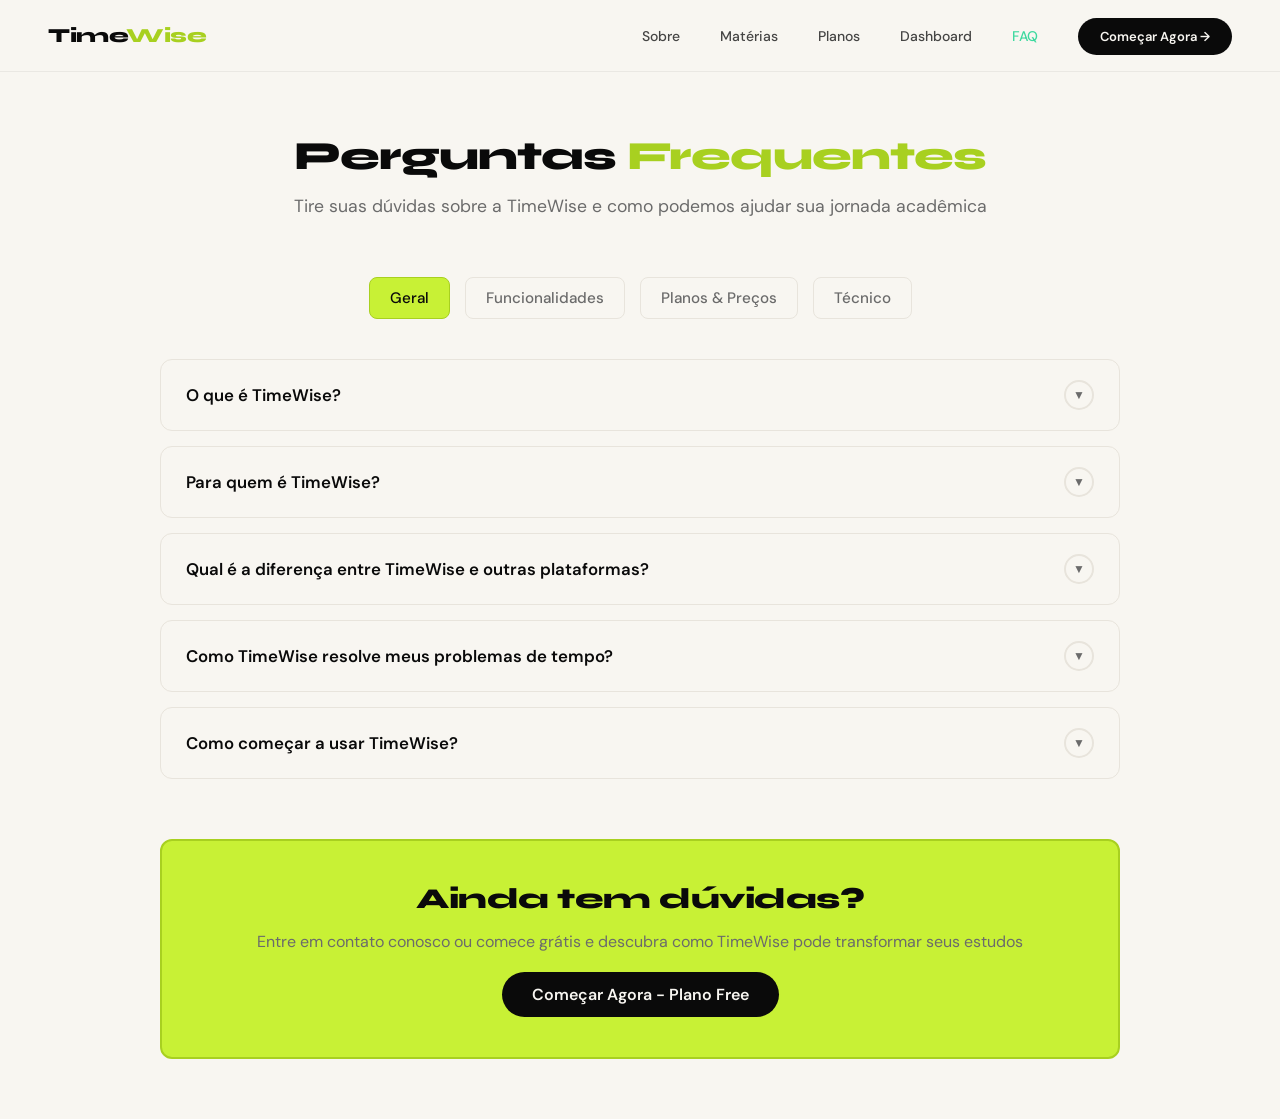
<file: faq.html>
<!DOCTYPE html>
<html lang="pt-BR">
<head>
    <meta charset="UTF-8">
    <meta name="viewport" content="width=device-width, initial-scale=1.0">
    <title>FAQ - TimeWise Estudos</title>
    <link href="https://fonts.googleapis.com/css2?family=Syne:wght@400;500;600;700;800&family=DM+Sans:ital,wght@0,300;0,400;0,500;0,600;1,400&display=swap" rel="stylesheet">
    <link rel="stylesheet" href="faq.css">
</head>
<body>
    <!-- NAV -->
    <nav>
        <a href="index.html" class="nav-logo">Time<span>Wise</span></a>
        <ul class="nav-links">
            <li><a href="index.html#sobre">Sobre</a></li>
            <li><a href="index.html#materias">Matérias</a></li>
            <li><a href="planos.html">Planos</a></li>
            <li><a href="dashboard.html">Dashboard</a></li>
            <li><a href="#faq" style="color: #00d084;">FAQ</a></li>
            <li><a href="dashboard.html" class="nav-cta">Começar Agora →</a></li>
        </ul>
    </nav>

    <!-- Main Container -->
    <div class="container">
        <!-- Header -->
        <div class="faq-header">
            <h1>Perguntas <span>Frequentes</span></h1>
            <p>Tire suas dúvidas sobre a TimeWise e como podemos ajudar sua jornada acadêmica</p>
        </div>

        <!-- Category Tabs -->
        <div class="category-tabs">
            <button class="category-tab active" onclick="filterCategory('geral')">Geral</button>
            <button class="category-tab" onclick="filterCategory('funcionalidades')">Funcionalidades</button>
            <button class="category-tab" onclick="filterCategory('planos')">Planos & Preços</button>
            <button class="category-tab" onclick="filterCategory('tecnico')">Técnico</button>
        </div>

        <!-- FAQ Content -->
        
        <!-- Geral -->
        <div class="category-section active" id="geral">
            <div class="faq-container">
                <div class="faq-item">
                    <div class="faq-question" onclick="toggleFaq(this)">
                        <span class="faq-question-text">O que é TimeWise?</span>
                        <span class="faq-toggle">▼</span>
                    </div>
                    <div class="faq-answer">
                        <div class="faq-answer-text">
                            TimeWise é uma plataforma inteligente de estudos desenvolvida especialmente para estudantes de pedagogia. Ela usa Inteligência Artificial para ajudar você a organizar sua rotina acadêmica, gerenciar seu tempo de forma eficiente e potencializar seus estudos com resumos automáticos, questões personalizadas e um dashboard completo de acompanhamento.
                        </div>
                    </div>
                </div>

                <div class="faq-item">
                    <div class="faq-question" onclick="toggleFaq(this)">
                        <span class="faq-question-text">Para quem é TimeWise?</span>
                        <span class="faq-toggle">▼</span>
                    </div>
                    <div class="faq-answer">
                        <div class="faq-answer-text">
                            TimeWise foi desenvolvida para estudantes de Pedagogia que enfrentam desafios com:
                            <ul style="margin-top: 10px; margin-left: 20px;">
                                <li>Gestão de tempo e rotina sobrecarregada</li>
                                <li>Organização de múltiplas disciplinas e materiais</li>
                                <li>Falta de foco e produtividade nos estudos</li>
                                <li>Dificuldade em reter e consolidar conhecimento</li>
                            </ul>
                        </div>
                    </div>
                </div>

                <div class="faq-item">
                    <div class="faq-question" onclick="toggleFaq(this)">
                        <span class="faq-question-text">Qual é a diferença entre TimeWise e outras plataformas?</span>
                        <span class="faq-toggle">▼</span>
                    </div>
                    <div class="faq-answer">
                        <div class="faq-answer-text">
                            TimeWise é focada em estudantes de pedagogia com:
                            <ul style="margin-top: 10px; margin-left: 20px;">
                                <li><strong>Organização da rotina acadêmica</strong> - agendamento integrado de aulas, prazos e estudos</li>
                                <li><strong>Planejamento baseado na rotina do aluno</strong> - o que outras plataformas não oferecem</li>
                                <li><strong>Foco em Pedagogia</strong> - conteúdo e funcionalidades pensadas para o curso</li>
                                <li><strong>Dashboard acadêmico completo</strong> - visualize seu desempenho em tempo real</li>
                            </ul>
                            Veja a <a href="index.html#diferenciais">comparação completa</a> com Quizlet e Knowt.
                        </div>
                    </div>
                </div>

                <div class="faq-item">
                    <div class="faq-question" onclick="toggleFaq(this)">
                        <span class="faq-question-text">Como TimeWise resolve meus problemas de tempo?</span>
                        <span class="faq-toggle">▼</span>
                    </div>
                    <div class="faq-answer">
                        <div class="faq-answer-text">
                            TimeWise entende que o problema não é falta de tempo, mas falta de organização. A plataforma:
                            <ul style="margin-top: 10px; margin-left: 20px;">
                                <li><strong>Organiza</strong> - agrupa suas aulas, prazos e materiais em um só lugar</li>
                                <li><strong>Prioriza</strong> - mostra o que é importante estudar primeiro</li>
                                <li><strong>Otimiza</strong> - reduz tempo gasto em organização, deixando mais tempo para estudar</li>
                                <li><strong>Acompanha</strong> - você vê seu progresso e evita atrasos</li>
                            </ul>
                        </div>
                    </div>
                </div>

                <div class="faq-item">
                    <div class="faq-question" onclick="toggleFaq(this)">
                        <span class="faq-question-text">Como começar a usar TimeWise?</span>
                        <span class="faq-toggle">▼</span>
                    </div>
                    <div class="faq-answer">
                        <div class="faq-answer-text">
                            É muito simples:
                            <ol style="margin-top: 10px; margin-left: 20px;">
                                <li>Clique em "Começar Agora" no topo da página</li>
                                <li>Crie sua conta gratuitamente</li>
                                <li>Adicione suas disciplinas e horários</li>
                                <li>Comece a usar o dashboard e gerar resumos/questões</li>
                            </ol>
                            Você pode começar com o plano <a href="planos.html">Free</a> sem precisar de cartão de crédito.
                        </div>
                    </div>
                </div>
            </div>
        </div>

        <!-- Funcionalidades -->
        <div class="category-section" id="funcionalidades">
            <div class="faq-container">
                <div class="faq-item">
                    <div class="faq-question" onclick="toggleFaq(this)">
                        <span class="faq-question-text">Como funciona a agenda inteligente?</span>
                        <span class="faq-toggle">▼</span>
                    </div>
                    <div class="faq-answer">
                        <div class="faq-answer-text">
                            A agenda inteligente do TimeWise:
                            <ul style="margin-top: 10px; margin-left: 20px;">
                                <li><strong>Integra</strong> seus horários de aulas, prazos de trabalhos e sessões de estudo</li>
                                <li><strong>Visualiza</strong> sua semana completa em um calendário interativo</li>
                                <li><strong>Sugere</strong> os melhores horários para estudar com base em sua disponibilidade</li>
                                <li><strong>Notifica</strong> você sobre aulas, prazos e estudos planejados</li>
                            </ul>
                            Tudo sincronizado e acessível de qualquer dispositivo.
                        </div>
                    </div>
                </div>

                <div class="faq-item">
                    <div class="faq-question" onclick="toggleFaq(this)">
                        <span class="faq-question-text">Como funcionam os resumos automáticos com IA?</span>
                        <span class="faq-toggle">▼</span>
                    </div>
                    <div class="faq-answer">
                        <div class="faq-answer-text">
                            TimeWise gera resumos de forma inteligente:
                            <ul style="margin-top: 10px; margin-left: 20px;">
                                <li>Envie textos, PDFs ou anotações para a plataforma</li>
                                <li>A IA analisa o conteúdo e extrai os pontos principais</li>
                                <li>Gera resumos concisos e bem estruturados</li>
                                <li>Você pode personalizar o nível de detalhamento</li>
                                <li>Acesso ilimitado em planos Plus e Premium</li>
                            </ul>
                        </div>
                    </div>
                </div>

                <div class="faq-item">
                    <div class="faq-question" onclick="toggleFaq(this)">
                        <span class="faq-question-text">Posso usar TimeWise offline?</span>
                        <span class="faq-toggle">▼</span>
                    </div>
                    <div class="faq-answer">
                        <div class="faq-answer-text">
                            TimeWise é uma plataforma web que requer conexão com a internet. No entanto:
                            <ul style="margin-top: 10px; margin-left: 20px;">
                                <li>Você pode baixar seus resumos e questões em PDF</li>
                                <li>Pode visualizar seu dashboard mesmo com conexão lenta</li>
                                <li>Estamos desenvolvendo um aplicativo mobile para melhor acessibilidade</li>
                            </ul>
                        </div>
                    </div>
                </div>

                <div class="faq-item">
                    <div class="faq-question" onclick="toggleFaq(this)">
                        <span class="faq-question-text">Como funciona o dashboard acadêmico?</span>
                        <span class="faq-toggle">▼</span>
                    </div>
                    <div class="faq-answer">
                        <div class="faq-answer-text">
                            O dashboard é seu central de controle com:
                            <ul style="margin-top: 10px; margin-left: 20px;">
                                <li><strong>Visão geral</strong> - horas estudadas, resumos criados, questões respondidas</li>
                                <li><strong>Gráficos de desempenho</strong> - acompanhe sua evolução por disciplina</li>
                                <li><strong>Metas e progresso</strong> - defina objetivos e visualize o andamento</li>
                                <li><strong>Histórico</strong> - revisão de tudo que você estudou</li>
                            </ul>
                            Atualiza em tempo real conforme você usa a plataforma.
                        </div>
                    </div>
                </div>

                <div class="faq-item">
                    <div class="faq-question" onclick="toggleFaq(this)">
                        <span class="faq-question-text">Como as questões com IA são geradas?</span>
                        <span class="faq-toggle">▼</span>
                    </div>
                    <div class="faq-answer">
                        <div class="faq-answer-text">
                            TimeWise cria questões personalizadas:
                            <ul style="margin-top: 10px; margin-left: 20px;">
                                <li>Com base no conteúdo que você estuda</li>
                                <li>Em diferentes formatos: múltipla escolha, verdadeiro/falso, discursivas</li>
                                <li>Ajustadas ao seu nível de conhecimento</li>
                                <li>Com feedback automático e explicações</li>
                                <li>5 quizzes por mês no plano Free, ilimitados no Premium</li>
                            </ul>
                        </div>
                    </div>
                </div>
            </div>
        </div>

        <!-- Planos & Preços -->
        <div class="category-section" id="planos">
            <div class="faq-container">
                <div class="faq-item">
                    <div class="faq-question" onclick="toggleFaq(this)">
                        <span class="faq-question-text">Qual plano devo escolher?</span>
                        <span class="faq-toggle">▼</span>
                    </div>
                    <div class="faq-answer">
                        <div class="faq-answer-text">
                            Depende de suas necessidades:
                            <ul style="margin-top: 10px; margin-left: 20px;">
                                <li><strong>Free</strong> - Perfeito para começar. Teste as funcionalidades básicas sem custo</li>
                                <li><strong>Plus (R$ 14,90/mês)</strong> - Para quem quer resumos ilimitados e dashboard completo</li>
                                <li><strong>Premium (R$ 29,90/mês)</strong> - Máxima produtividade com tudo ilimitado + áudio</li>
                            </ul>
                            <a href="planos.html">Ver comparação completa</a>
                        </div>
                    </div>
                </div>

                <div class="faq-item">
                    <div class="faq-question" onclick="toggleFaq(this)">
                        <span class="faq-question-text">Posso cancelar minha inscrição?</span>
                        <span class="faq-toggle">▼</span>
                    </div>
                    <div class="faq-answer">
                        <div class="faq-answer-text">
                            Sim! TimeWise não tem fidelidade ou compromisso:
                            <ul style="margin-top: 10px; margin-left: 20px;">
                                <li>Você pode cancelar quando quiser, sem multas ou taxas</li>
                                <li>Basta ir em Configurações → Minha Conta → Cancelar Plano</li>
                                <li>Não cobramos automaticamente; você recebe um aviso antes</li>
                                <li>Seus dados são mantidos por 30 dias após cancelamento</li>
                            </ul>
                        </div>
                    </div>
                </div>

                <div class="faq-item">
                    <div class="faq-question" onclick="toggleFaq(this)">
                        <span class="faq-question-text">Vocês oferecem desconto para planos anuais?</span>
                        <span class="faq-toggle">▼</span>
                    </div>
                    <div class="faq-answer">
                        <div class="faq-answer-text">
                            Sim! Oferecemos desconto especial para inscrições anuais:
                            <ul style="margin-top: 10px; margin-left: 20px;">
                                <li><strong>Plus Anual:</strong> R$ 149,90/ano (economia de R$ 28,80)</li>
                                <li><strong>Premium Anual:</strong> R$ 299,90/ano (economia de R$ 58,90)</li>
                                <li>Você pode alternar entre mensalidade e anuidade quando quiser</li>
                            </ul>
                            <a href="planos.html">Escolha seu plano</a>
                        </div>
                    </div>
                </div>

                <div class="faq-item">
                    <div class="faq-question" onclick="toggleFaq(this)">
                        <span class="faq-question-text">Há promoções ou descontos especiais?</span>
                        <span class="faq-toggle">▼</span>
                    </div>
                    <div class="faq-answer">
                        <div class="faq-answer-text">
                            Fique atento a nossas promoções:
                            <ul style="margin-top: 10px; margin-left: 20px;">
                                <li>Desconto para período de teste estendido</li>
                                <li>Promoções em início de semestre e época de vestibular</li>
                                <li>Descontos para grupos de universidades</li>
                                <li>Inscreva-se na nossa newsletter para não perder as ofertas</li>
                            </ul>
                        </div>
                    </div>
                </div>

                <div class="faq-item">
                    <div class="faq-question" onclick="toggleFaq(this)">
                        <span class="faq-question-text">Como faço para mudar de plano?</span>
                        <span class="faq-toggle">▼</span>
                    </div>
                    <div class="faq-answer">
                        <div class="faq-answer-text">
                            Mudar de plano é fácil:
                            <ol style="margin-top: 10px; margin-left: 20px;">
                                <li>Acesse seu Dashboard</li>
                                <li>Vá em Configurações → Meu Plano</li>
                                <li>Clique em "Alterar Plano"</li>
                                <li>Escolha o novo plano desejado</li>
                                <li>A mudança é imediata e proporcional</li>
                            </ol>
                        </div>
                    </div>
                </div>
            </div>
        </div>

        <!-- Técnico -->
        <div class="category-section" id="tecnico">
            <div class="faq-container">
                <div class="faq-item">
                    <div class="faq-question" onclick="toggleFaq(this)">
                        <span class="faq-question-text">Meus dados são seguros no TimeWise?</span>
                        <span class="faq-toggle">▼</span>
                    </div>
                    <div class="faq-answer">
                        <div class="faq-answer-text">
                            Sim, segurança é nossa prioridade:
                            <ul style="margin-top: 10px; margin-left: 20px;">
                                <li><strong>Criptografia SSL</strong> - todos os dados são criptografados em trânsito</li>
                                <li><strong>Backup automático</strong> - seus dados são salvos diariamente</li>
                                <li><strong>Autenticação segura</strong> - senhas são criptografadas com hash bcrypt</li>
                                <li><strong>Conformidade LGPD</strong> - respeitamos sua privacidade</li>
                                <li><strong>Servidores confiáveis</strong> - hospedagem em data centers certificados</li>
                            </ul>
                        </div>
                    </div>
                </div>

                <div class="faq-item">
                    <div class="faq-question" onclick="toggleFaq(this)">
                        <span class="faq-question-text">Como faço para recuperar minha senha?</span>
                        <span class="faq-toggle">▼</span>
                    </div>
                    <div class="faq-answer">
                        <div class="faq-answer-text">
                            Esqueceu sua senha? Sem problema:
                            <ol style="margin-top: 10px; margin-left: 20px;">
                                <li>Na página de login, clique em "Esqueci minha senha"</li>
                                <li>Digite o e-mail associado à sua conta</li>
                                <li>Você receberá um link de recuperação por e-mail</li>
                                <li>Clique no link e defina uma nova senha</li>
                                <li>Você terá 1 hora para usar o link</li>
                            </ol>
                        </div>
                    </div>
                </div>

                <div class="faq-item">
                    <div class="faq-question" onclick="toggleFaq(this)">
                        <span class="faq-question-text">Posso usar TimeWise em outros idiomas?</span>
                        <span class="faq-toggle">▼</span>
                    </div>
                    <div class="faq-answer">
                        <div class="faq-answer-text">
                            No momento, TimeWise está disponível apenas em Português Brasileiro, otimizado para a realidade acadêmica do Brasil. Estamos estudando a possibilidade de expansão para outros idiomas no futuro.
                        </div>
                    </div>
                </div>

                <div class="faq-item">
                    <div class="faq-question" onclick="toggleFaq(this)">
                        <span class="faq-question-text">Posso acessar TimeWise em múltiplos dispositivos?</span>
                        <span class="faq-toggle">▼</span>
                    </div>
                    <div class="faq-answer">
                        <div class="faq-answer-text">
                            Sim! Sua conta é acessível de qualquer dispositivo:
                            <ul style="margin-top: 10px; margin-left: 20px;">
                                <li>Desktop (Windows, Mac, Linux)</li>
                                <li>Tablet (iPad, Android)</li>
                                <li>Smartphone (iPhone, Android)</li>
                                <li>Seus dados sincronizam automaticamente entre dispositivos</li>
                                <li>Você pode fazer login em até 5 dispositivos simultaneamente</li>
                            </ul>
                        </div>
                    </div>
                </div>

                <div class="faq-item">
                    <div class="faq-question" onclick="toggleFaq(this)">
                        <span class="faq-question-text">Como faço para entrar em contato com suporte?</span>
                        <span class="faq-toggle">▼</span>
                    </div>
                    <div class="faq-answer">
                        <div class="faq-answer-text">
                            Precisando de ajuda? Entre em contato:
                            <ul style="margin-top: 10px; margin-left: 20px;">
                                <li><strong>E-mail:</strong> suporte@timewisestudos.com</li>
                                <li><strong>Chat ao vivo:</strong> Disponível no seu Dashboard</li>
                                <li><strong>Redes sociais:</strong> @TimeWiseStudos</li>
                                <li><strong>Tempo de resposta:</strong> até 24 horas úteis</li>
                            </ul>
                        </div>
                    </div>
                </div>

                <div class="faq-item">
                    <div class="faq-question" onclick="toggleFaq(this)">
                        <span class="faq-question-text">Posso exportar meus dados?</span>
                        <span class="faq-toggle">▼</span>
                    </div>
                    <div class="faq-answer">
                        <div class="faq-answer-text">
                            Sim, seus dados são seus:
                            <ul style="margin-top: 10px; margin-left: 20px;">
                                <li>Você pode baixar todos os seus resumos em PDF</li>
                                <li>Exportar histórico de estudos em Excel</li>
                                <li>Gerar relatório completo de desempenho</li>
                                <li>Solicitar cópia de todos os seus dados em formato JSON</li>
                                <li>Vá em Configurações → Dados → Exportar</li>
                            </ul>
                        </div>
                    </div>
                </div>
            </div>
        </div>

        <!-- CTA Section -->
        <div class="cta-section">
            <h2>Ainda tem dúvidas?</h2>
            <p>Entre em contato conosco ou comece grátis e descubra como TimeWise pode transformar seus estudos</p>
            <a href="dashboard.html" class="cta-button">Começar Agora - Plano Free</a>
        </div>
    </div>

    <script>
        function toggleFaq(element) {
            const item = element.parentElement;
            item.classList.toggle('active');
        }

        function filterCategory(category) {
            // Hide all sections
            document.querySelectorAll('.category-section').forEach(el => {
                el.classList.remove('active');
            });

            // Remove active class from all tabs
            document.querySelectorAll('.category-tab').forEach(el => {
                el.classList.remove('active');
            });

            // Show selected section
            document.getElementById(category).classList.add('active');

            // Add active class to clicked tab
            event.target.classList.add('active');

            // Close all FAQs when switching category
            document.querySelectorAll('.faq-item').forEach(item => {
                item.classList.remove('active');
            });
        }
    </script>
</body>
</html>
</file>
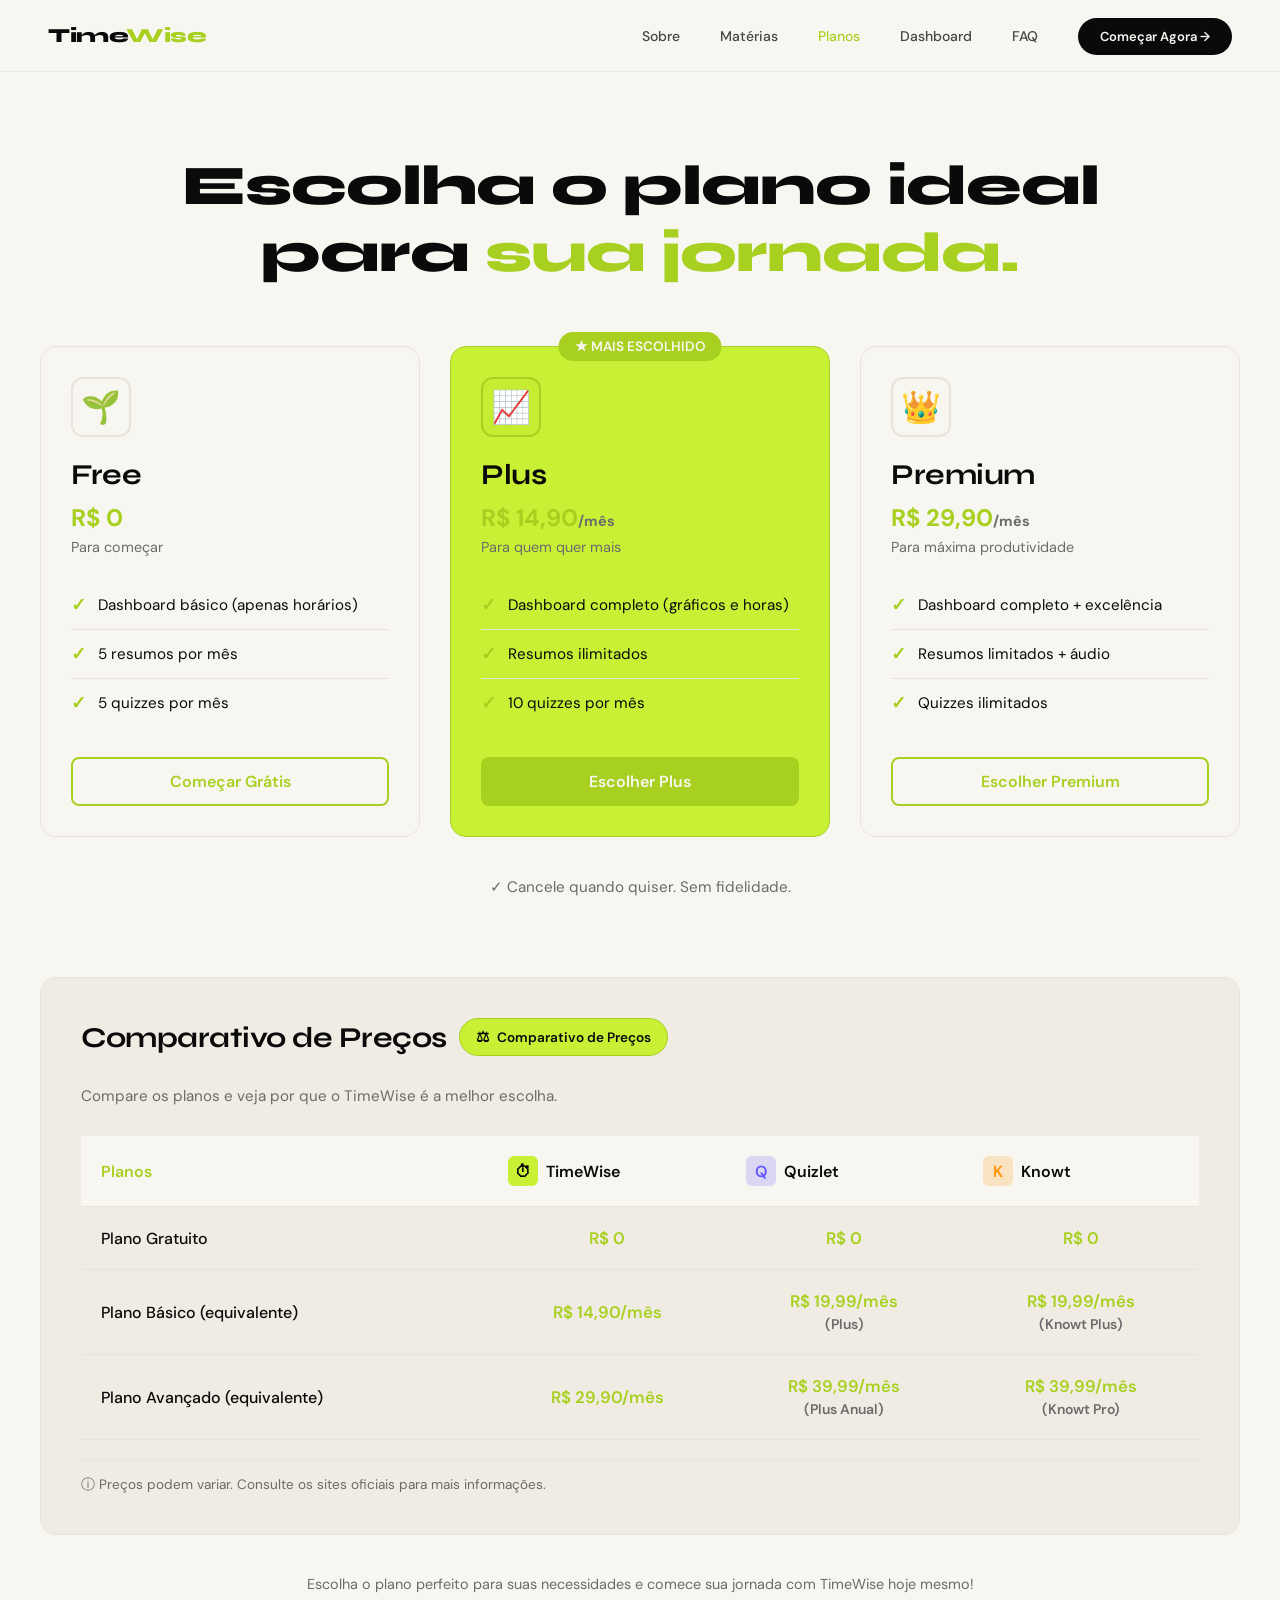
<file: planos.html>
<!DOCTYPE html>
<html lang="pt-BR">
<head>
    <meta charset="UTF-8">
    <meta name="viewport" content="width=device-width, initial-scale=1.0">
    <title>Planos - TimeWise</title>
    <link href="https://fonts.googleapis.com/css2?family=Syne:wght@400;500;600;700;800&family=DM+Sans:ital,wght@0,300;0,400;0,500;0,600;1,400&display=swap" rel="stylesheet">
    <link rel="stylesheet" href="planos.css">
</head>
<body>
    <!-- NAV -->
    <nav>
        <a href="index.html" class="nav-logo">Time<span>Wise</span></a>
        <ul class="nav-links">
            <li><a href="index.html#sobre">Sobre</a></li>
            <li><a href="index.html#materias">Matérias</a></li>
            <li><a href="planos.html" style="opacity: 1; color: var(--accent-dark);">Planos</a></li>
            <li><a href="dashboard.html">Dashboard</a></li>
            <li><a href="faq.html">FAQ</a></li>
            <li><a href="dashboard.html" class="nav-cta">Começar Agora →</a></li>
        </ul>
    </nav>

    <div class="container">
        <!-- Header -->
        <div class="header">
            <h1>Escolha o plano ideal<br>para <span>sua jornada.</span></h1>
        </div>

        <!-- Plans Section -->
        <div class="plans-section">
            <div class="plans-container">
                <!-- Free Plan -->
                <div class="plan-card free">
                    <div class="plan-icon">🌱</div>
                    <h3 class="plan-name">Free</h3>
                    <div class="plan-price">R$ 0</div>
                    <p class="plan-description">Para começar</p>
                    <ul class="plan-features">
                        <li>Dashboard básico (apenas horários)</li>
                        <li>5 resumos por mês</li>
                        <li>5 quizzes por mês</li>
                    </ul>
                    <button class="plan-button">Começar Grátis</button>
                </div>

                <!-- Plus Plan -->
                <div class="plan-card plus highlighted">
                    <div class="plan-icon">📈</div>
                    <h3 class="plan-name">Plus</h3>
                    <div class="plan-price">R$ 14,90<span style="font-size: 0.6em; color: var(--gray);">/mês</span></div>
                    <p class="plan-description">Para quem quer mais</p>
                    <ul class="plan-features">
                        <li>Dashboard completo (gráficos e horas)</li>
                        <li>Resumos ilimitados</li>
                        <li>10 quizzes por mês</li>
                    </ul>
                    <button class="plan-button">Escolher Plus</button>
                </div>

                <!-- Premium Plan -->
                <div class="plan-card premium">
                    <div class="plan-icon">👑</div>
                    <h3 class="plan-name">Premium</h3>
                    <div class="plan-price">R$ 29,90<span style="font-size: 0.6em; color: var(--gray);">/mês</span></div>
                    <p class="plan-description">Para máxima produtividade</p>
                    <ul class="plan-features">
                        <li>Dashboard completo + excelência</li>
                        <li>Resumos limitados + áudio</li>
                        <li>Quizzes ilimitados</li>
                    </ul>
                    <button class="plan-button">Escolher Premium</button>
                </div>
            </div>

            <div class="cancel-note">
                ✓ Cancele quando quiser. Sem fidelidade.
            </div>
        </div>

        <!-- Comparison Section -->
        <div class="comparison-section">
            <div class="comparison-header">
                <h2>Comparativo de Preços</h2>
                <div class="comparison-badge">Comparativo de Preços</div>
            </div>
            <p class="comparison-subtitle">Compare os planos e veja por que o TimeWise é a melhor escolha.</p>

            <table class="comparison-table">
                <thead>
                    <tr>
                        <th>Planos</th>
                        <th>
                            <div class="plan-label">
                                <div class="plan-label-icon timewise-icon">⏱</div>
                                TimeWise
                            </div>
                        </th>
                        <th>
                            <div class="plan-label">
                                <div class="plan-label-icon quizlet-icon">Q</div>
                                Quizlet
                            </div>
                        </th>
                        <th>
                            <div class="plan-label">
                                <div class="plan-label-icon knowt-icon">K</div>
                                Knowt
                            </div>
                        </th>
                    </tr>
                </thead>
                <tbody>
                    <tr>
                        <td>Plano Gratuito</td>
                        <td class="price-cell">R$ 0</td>
                        <td class="price-cell">R$ 0</td>
                        <td class="price-cell">R$ 0</td>
                    </tr>
                    <tr>
                        <td>Plano Básico (equivalente)</td>
                        <td class="price-cell">R$ 14,90/mês</td>
                        <td class="price-cell">R$ 19,99/mês<br><small style="color: var(--gray);">(Plus)</small></td>
                        <td class="price-cell">R$ 19,99/mês<br><small style="color: var(--gray);">(Knowt Plus)</small></td>
                    </tr>
                    <tr>
                        <td>Plano Avançado (equivalente)</td>
                        <td class="price-cell">R$ 29,90/mês</td>
                        <td class="price-cell">R$ 39,99/mês<br><small style="color: var(--gray);">(Plus Anual)</small></td>
                        <td class="price-cell">R$ 39,99/mês<br><small style="color: var(--gray);">(Knowt Pro)</small></td>
                    </tr>
                </tbody>
            </table>

            <div class="comparison-note">
                ⓘ Preços podem variar. Consulte os sites oficiais para mais informações.
            </div>
        </div>

        <div class="footer-note">
            Escolha o plano perfeito para suas necessidades e comece sua jornada com TimeWise hoje mesmo!
        </div>
    </div>
</body>
</html>
</file>
<file: index.css>
*, *::before, *::after { box-sizing: border-box; margin: 0; padding: 0; }

:root {
  --black: #0a0a0a;
  --white: #f8f6f1;
  --cream: #f0ece3;
  --accent: #c8f135;
  --accent-dark: #a8d020;
  --gray: #6b6b6b;
  --gray-light: #e8e4dc;
  --font-display: 'Syne', sans-serif;
  --font-body: 'DM Sans', sans-serif;
}

html { scroll-behavior: smooth; }

body {
  font-family: var(--font-body);
  background: var(--white);
  color: var(--black);
  overflow-x: hidden;
}

/* ── NAV ── */
nav {
  position: fixed; top: 0; left: 0; right: 0; z-index: 100;
  display: flex; align-items: center; justify-content: space-between;
  padding: 0 48px;
  height: 72px;
  background: rgba(248,246,241,0.92);
  backdrop-filter: blur(12px);
  border-bottom: 1px solid rgba(0,0,0,0.06);
}
.nav-logo {
  font-family: var(--font-display);
  font-weight: 800;
  font-size: 20px;
  letter-spacing: -0.5px;
  color: var(--black);
  text-decoration: none;
}
.nav-logo span { color: var(--accent-dark); }
.nav-links {
  display: flex; align-items: center; gap: 40px;
  list-style: none;
}
.nav-links a {
  font-family: var(--font-body);
  font-size: 14px;
  font-weight: 500;
  color: var(--black);
  text-decoration: none;
  opacity: 0.75;
  transition: opacity 0.2s;
}
.nav-links a:hover { opacity: 1; }
.nav-cta {
  background: var(--black);
  color: var(--white) !important;
  opacity: 1 !important;
  padding: 10px 22px;
  border-radius: 100px;
  font-size: 13px !important;
  font-weight: 600 !important;
  transition: background 0.2s !important;
}
.nav-cta:hover { background: #333 !important; }

/* ── HERO ── */
.hero {
  padding-top: 72px;
  min-height: 100vh;
  display: grid;
  grid-template-rows: auto 1fr;
}
.hero-text {
  padding: 80px 48px 0;
  max-width: 900px;
}
.hero-eyebrow {
  display: inline-flex; align-items: center; gap: 8px;
  background: var(--accent);
  color: var(--black);
  font-size: 12px;
  font-weight: 700;
  letter-spacing: 0.08em;
  text-transform: uppercase;
  padding: 6px 14px;
  border-radius: 100px;
  margin-bottom: 28px;
}
.hero-eyebrow::before {
  content: '';
  width: 6px; height: 6px;
  background: var(--black);
  border-radius: 50%;
}
.hero-title {
  font-family: var(--font-display);
  font-size: clamp(42px, 6vw, 80px);
  font-weight: 800;
  line-height: 1.05;
  letter-spacing: -2px;
  color: var(--black);
  margin-bottom: 28px;
}
.hero-title em {
  font-style: normal;
  color: var(--accent-dark);
  position: relative;
}
.hero-sub {
  font-size: 17px;
  line-height: 1.65;
  color: var(--gray);
  max-width: 600px;
  margin-bottom: 40px;
}
.hero-actions { display: flex; align-items: center; gap: 16px; }
.btn-primary {
  background: var(--black);
  color: var(--white);
  padding: 15px 32px;
  border-radius: 100px;
  font-family: var(--font-body);
  font-size: 15px;
  font-weight: 600;
  text-decoration: none;
  transition: transform 0.2s, background 0.2s;
  display: inline-flex; align-items: center; gap: 8px;
}
.btn-primary:hover { background: #222; transform: translateY(-1px); }
.btn-primary svg { width: 16px; height: 16px; }
.btn-secondary {
  font-size: 15px;
  font-weight: 500;
  color: var(--black);
  text-decoration: none;
  opacity: 0.6;
  transition: opacity 0.2s;
  display: inline-flex; align-items: center; gap: 6px;
}
.btn-secondary:hover { opacity: 1; }

/* ── MARQUEE ── */
.marquee-section {
  margin-top: 60px;
  padding: 20px 0;
  overflow: hidden;
  border-top: 1px solid var(--gray-light);
  border-bottom: 1px solid var(--gray-light);
  background: var(--cream);
}
.marquee-track {
  display: flex; gap: 16px;
  animation: marquee 28s linear infinite;
  width: max-content;
}
@keyframes marquee {
  from { transform: translateX(0); }
  to { transform: translateX(-50%); }
}
.marquee-card {
  width: 180px;
  height: 240px;
  border-radius: 16px;
  overflow: hidden;
  flex-shrink: 0;
  background: var(--gray-light);
  position: relative;
}
.marquee-card.landscape {
  width: 320px;
  height: 240px;
}
.marquee-card-inner {
  width: 100%; height: 100%;
  display: flex; flex-direction: column; align-items: center; justify-content: center;
  font-family: var(--font-display);
  font-weight: 700;
  font-size: 13px;
  color: var(--gray);
  text-align: center;
  padding: 20px;
  gap: 2px;
}
.card-gradient-1 { background: linear-gradient(135deg, #1a1a2e 0%, #16213e 100%); color: #fff; }
.card-gradient-2 { background: linear-gradient(135deg, #c8f135 0%, #8fb82a 100%); }
.card-gradient-3 { background: linear-gradient(135deg, #ff6b6b 0%, #ee5a24 100%); color: #fff; }
.card-gradient-4 { background: linear-gradient(135deg, #a29bfe 0%, #6c5ce7 100%); color: #fff; }
.card-gradient-5 { background: linear-gradient(135deg, #fd79a8 0%, #e84393 100%); color: #fff; }
.card-gradient-6 { background: linear-gradient(135deg, #00b894 0%, #00cec9 100%); color: #fff; }
.card-gradient-7 { background: linear-gradient(135deg, #fdcb6e 0%, #e17055 100%); }
.card-gradient-8 { background: linear-gradient(135deg, #2d3436 0%, #636e72 100%); color: #fff; }

.card-label {
  position: absolute; bottom: 12px; left: 12px; right: 12px;
  background: rgba(0,0,0,0.5);
  color: #fff;
  font-size: 11px;
  font-weight: 600;
  padding: 6px 10px;
  border-radius: 8px;
  backdrop-filter: blur(4px);
}

/* ── LOGOS ── */
.logos-section {
  padding: 56px 48px;
  text-align: center;
}
.logos-title {
  font-size: 13px;
  font-weight: 600;
  letter-spacing: 0.1em;
  text-transform: uppercase;
  color: var(--gray);
  margin-bottom: 36px;
}
.logos-row {
  display: flex;
  align-items: center;
  justify-content: center;
  flex-wrap: wrap;
  gap: 48px;
}
.logo-pill {
  font-family: var(--font-display);
  font-weight: 700;
  font-size: 15px;
  color: #bbb;
  letter-spacing: -0.3px;
  transition: color 0.2s;
  cursor: default;
}
.logo-pill:hover { color: var(--black); }

/* ── SECTION COMMON ── */
section { padding: 100px 48px; }
.section-label {
  font-size: 12px;
  font-weight: 700;
  letter-spacing: 0.12em;
  text-transform: uppercase;
  color: var(--accent-dark);
  margin-bottom: 16px;
}
.section-title {
  font-family: var(--font-display);
  font-size: clamp(32px, 4vw, 54px);
  font-weight: 800;
  letter-spacing: -1.5px;
  line-height: 1.08;
  color: var(--black);
  margin-bottom: 20px;
}
.section-sub {
  font-size: 17px;
  line-height: 1.65;
  color: var(--gray);
  max-width: 560px;
  margin-bottom: 56px;
}

/* ── USP ── */
.usp-section {
  background: var(--black);
  color: var(--white);
  display: grid;
  grid-template-columns: 1fr 1fr;
  gap: 0;
  padding: 0;
  overflow: hidden;
}
.usp-text {
  padding: 100px 64px;
  display: flex;
  flex-direction: column;
  justify-content: center;
}
.usp-text .section-label { color: var(--accent); }
.usp-text .section-title { color: var(--white); }
.usp-text .section-sub { color: rgba(255,255,255,0.6); }
.usp-visual {
  position: relative;
  background: #111;
  min-height: 560px;
  display: flex; align-items: center; justify-content: center;
  overflow: hidden;
}
.usp-visual-inner {
  width: 100%; height: 100%;
  display: flex; align-items: center; justify-content: center;
  padding: 60px;
}
.usp-stats {
  display: grid;
  grid-template-columns: 1fr 1fr;
  gap: 2px;
  width: 100%;
}
.stat-card {
  background: #1a1a1a;
  padding: 36px 28px;
  display: flex; flex-direction: column;
}
.stat-card:first-child { border-radius: 16px 0 0 0; }
.stat-card:nth-child(2) { border-radius: 0 16px 0 0; }
.stat-card:nth-child(3) { border-radius: 0 0 0 16px; }
.stat-card:last-child { border-radius: 0 0 16px 0; }
.stat-number {
  font-family: var(--font-display);
  font-size: 42px;
  font-weight: 800;
  color: var(--accent);
  letter-spacing: -2px;
  line-height: 1;
  margin-bottom: 8px;
}
.stat-label {
  font-size: 13px;
  color: rgba(255,255,255,0.5);
  font-weight: 500;
}

/* ── SERVICES ── */
.services-section { background: var(--cream); }
.services-grid {
  display: grid;
  grid-template-columns: repeat(3, 1fr);
  gap: 2px;
  background: var(--gray-light);
  border-radius: 20px;
  overflow: hidden;
}
.service-card {
  background: var(--white);
  padding: 40px 36px;
  transition: background 0.25s;
  position: relative;
  overflow: hidden;
}
.service-card:hover { background: var(--black); }
.service-card:hover .service-title,
.service-card:hover .service-desc { color: var(--white); }
.service-card:hover .service-icon { background: var(--accent); color: var(--black); }
.service-icon {
  width: 48px; height: 48px;
  border-radius: 12px;
  background: var(--black);
  color: var(--white);
  display: flex; align-items: center; justify-content: center;
  margin-bottom: 24px;
  font-size: 20px;
  transition: background 0.25s, color 0.25s;
}
.service-title {
  font-family: var(--font-display);
  font-size: 18px;
  font-weight: 700;
  color: var(--black);
  margin-bottom: 12px;
  transition: color 0.25s;
}
.service-desc {
  font-size: 14px;
  line-height: 1.6;
  color: var(--gray);
  transition: color 0.25s;
}

/* ── CASE STUDIES ── */
.cases-grid {
  display: grid;
  grid-template-columns: repeat(3, 1fr);
  gap: 20px;
  margin-top: 0;
}
.case-card {
  border-radius: 20px;
  overflow: hidden;
  position: relative;
  cursor: pointer;
  background: var(--black);
  aspect-ratio: 4/5;
  display: flex; flex-direction: column; justify-content: flex-end;
  transition: transform 0.3s;
}
.case-card:hover { transform: scale(1.02); }
.case-bg {
  position: absolute; inset: 0;
  background: linear-gradient(135deg, #1a1a2e 0%, #16213e 100%);
  transition: opacity 0.3s;
}
.case-card:nth-child(2) .case-bg { background: linear-gradient(135deg, #2d1b69 0%, #11998e 100%); }
.case-card:nth-child(3) .case-bg { background: linear-gradient(135deg, #c94b4b 0%, #4b134f 100%); }
.case-overlay {
  position: absolute; inset: 0;
  background: linear-gradient(to top, rgba(0,0,0,0.85) 0%, transparent 60%);
}
.case-content {
  position: relative; z-index: 2;
  padding: 28px;
}
.case-logo {
  font-family: var(--font-display);
  font-size: 18px;
  font-weight: 800;
  color: var(--white);
  margin-bottom: 20px;
}
.case-metrics {
  display: flex; gap: 20px; flex-wrap: wrap;
  margin-bottom: 16px;
}
.case-metric-val {
  font-family: var(--font-display);
  font-size: 26px;
  font-weight: 800;
  color: var(--accent);
  letter-spacing: -1px;
}
.case-metric-key {
  font-size: 11px;
  color: rgba(255,255,255,0.55);
  font-weight: 600;
  letter-spacing: 0.05em;
  text-transform: uppercase;
}
.case-link {
  display: inline-flex; align-items: center; gap: 6px;
  font-size: 13px;
  font-weight: 600;
  color: var(--white);
  text-decoration: none;
  opacity: 0.7;
  transition: opacity 0.2s;
}
.case-link:hover { opacity: 1; }
.case-tag {
  position: absolute; top: 20px; right: 20px;
  background: var(--accent);
  color: var(--black);
  font-size: 11px;
  font-weight: 700;
  padding: 5px 11px;
  border-radius: 100px;
  z-index: 2;
}

/* ── TEAM ── */
.team-section { background: var(--black); color: var(--white); }
.team-section .section-label { color: var(--accent); }
.team-section .section-title { color: var(--white); }
.team-grid {
  display: grid;
  grid-template-columns: repeat(3, 1fr);
  gap: 20px;
}
.team-card {
  background: #111;
  border-radius: 20px;
  overflow: hidden;
  transition: transform 0.3s;
}
.team-card:hover { transform: translateY(-4px); }
.team-card-img {
  width: 100%;
  aspect-ratio: 1;
  background: #1e1e1e;
  display: flex; align-items: center; justify-content: center;
  font-size: 56px;
  position: relative;
  overflow: hidden;
}
.team-avatar-bg { position: absolute; inset: 0; }
.team-avatar-initials {
  position: relative; z-index: 1;
  font-family: var(--font-display);
  font-size: 36px;
  font-weight: 800;
  color: var(--white);
  opacity: 0.9;
}
.team-card-info { padding: 24px 24px 28px; }
.team-name {
  font-family: var(--font-display);
  font-size: 18px;
  font-weight: 700;
  color: var(--white);
  margin-bottom: 4px;
}
.team-role {
  font-size: 13px;
  color: var(--accent);
  font-weight: 600;
  margin-bottom: 12px;
}
.team-bio {
  font-size: 13px;
  line-height: 1.6;
  color: rgba(255,255,255,0.45);
}

/* ── PROCESS ── */
.process-grid {
  display: grid;
  grid-template-columns: 1fr 1fr;
  gap: 60px;
  align-items: start;
}
.process-step {
  display: flex; gap: 24px;
  padding: 28px 0;
  border-bottom: 1px solid var(--gray-light);
  transition: opacity 0.2s;
}
.process-step:last-child { border-bottom: none; }
.step-num {
  font-family: var(--font-display);
  font-size: 13px;
  font-weight: 800;
  color: var(--accent-dark);
  flex-shrink: 0;
  width: 28px;
  padding-top: 3px;
}
.step-title {
  font-family: var(--font-display);
  font-size: 18px;
  font-weight: 700;
  margin-bottom: 8px;
  color: var(--black);
}
.step-desc {
  font-size: 14px;
  line-height: 1.65;
  color: var(--gray);
}
.process-image {
  position: sticky;
  top: 100px;
  border-radius: 24px;
  overflow: hidden;
  background: var(--black);
  aspect-ratio: 4/5;
  display: flex; align-items: center; justify-content: center;
}
.process-image-inner { padding: 48px; text-align: center; }
.process-image-title {
  font-family: var(--font-display);
  font-size: 28px;
  font-weight: 800;
  color: var(--white);
  margin-bottom: 16px;
}
.process-image-sub {
  font-size: 15px;
  color: rgba(255,255,255,0.5);
  line-height: 1.6;
  margin-bottom: 32px;
}

/* ── TESTIMONIALS ── */
.testimonials-section { background: var(--cream); }
.testimonials-grid {
  display: grid;
  grid-template-columns: repeat(3, 1fr);
  gap: 16px;
}
.testimonial-card {
  background: var(--white);
  border-radius: 20px;
  padding: 32px 28px;
  border: 1px solid rgba(0,0,0,0.06);
  transition: box-shadow 0.2s, transform 0.2s;
}
.testimonial-card:hover {
  box-shadow: 0 12px 40px rgba(0,0,0,0.08);
  transform: translateY(-3px);
}
.testimonial-stars {
  display: flex; gap: 3px; margin-bottom: 16px;
  color: var(--accent-dark);
  font-size: 16px;
}
.testimonial-text {
  font-size: 15px;
  line-height: 1.65;
  color: #333;
  margin-bottom: 24px;
  font-style: italic;
}
.testimonial-author { display: flex; align-items: center; gap: 12px; }
.testimonial-avatar {
  width: 44px; height: 44px;
  border-radius: 50%;
  background: var(--black);
  display: flex; align-items: center; justify-content: center;
  font-family: var(--font-display);
  font-size: 14px;
  font-weight: 700;
  color: var(--accent);
  flex-shrink: 0;
}
.testimonial-name {
  font-family: var(--font-display);
  font-size: 15px;
  font-weight: 700;
  color: var(--black);
}
.testimonial-company { font-size: 12px; color: var(--gray); }

/* ── FAQ ── */
.faq-grid { max-width: 800px; margin: 0 auto; }
.faq-item { border-bottom: 1px solid var(--gray-light); }
.faq-q {
  width: 100%;
  display: flex; align-items: center; justify-content: space-between;
  padding: 24px 0;
  background: none; border: none; cursor: pointer;
  font-family: var(--font-body);
  font-size: 16px;
  font-weight: 600;
  color: var(--black);
  text-align: left;
  gap: 20px;
}
.faq-q svg {
  flex-shrink: 0;
  transition: transform 0.3s;
  color: var(--gray);
}
.faq-item.open .faq-q svg { transform: rotate(45deg); color: var(--black); }
.faq-a {
  font-size: 15px;
  line-height: 1.65;
  color: var(--gray);
  max-height: 0;
  overflow: hidden;
  transition: max-height 0.4s ease, padding 0.3s;
}
.faq-item.open .faq-a { max-height: 300px; padding-bottom: 24px; }

/* ── CTA ── */
.cta-section {
  background: var(--black);
  text-align: center;
  padding: 120px 48px;
  position: relative;
  overflow: hidden;
}
.cta-glow {
  position: absolute;
  top: 50%; left: 50%;
  transform: translate(-50%, -50%);
  width: 600px; height: 600px;
  background: radial-gradient(ellipse, rgba(200,241,53,0.12) 0%, transparent 70%);
  pointer-events: none;
}
.cta-label { color: var(--accent); margin-bottom: 20px; }
.cta-title {
  font-family: var(--font-display);
  font-size: clamp(36px, 5vw, 64px);
  font-weight: 800;
  color: var(--white);
  letter-spacing: -2px;
  line-height: 1.05;
  margin-bottom: 20px;
  position: relative;
}
.cta-title em { font-style: normal; color: var(--accent); }
.cta-sub {
  font-size: 17px;
  color: rgba(255,255,255,0.55);
  max-width: 480px;
  margin: 0 auto 44px;
  line-height: 1.65;
}
.btn-accent {
  background: var(--accent);
  color: var(--black);
  padding: 16px 36px;
  border-radius: 100px;
  font-family: var(--font-body);
  font-size: 16px;
  font-weight: 700;
  text-decoration: none;
  display: inline-flex; align-items: center; gap: 8px;
  transition: transform 0.2s, background 0.2s;
  position: relative;
}
.btn-accent:hover { background: var(--accent-dark); transform: translateY(-2px); }

/* ── FOOTER ── */
footer {
  background: var(--black);
  border-top: 1px solid #1e1e1e;
  padding: 64px 48px 40px;
}
.footer-grid {
  display: grid;
  grid-template-columns: 2fr 1fr 1fr 1fr;
  gap: 48px;
  margin-bottom: 56px;
}
.footer-brand .nav-logo {
  display: block;
  margin-bottom: 16px;
  color: var(--white);
}
.footer-brand p {
  font-size: 14px;
  line-height: 1.65;
  color: rgba(255,255,255,0.4);
  margin-bottom: 24px;
}
.footer-socials { display: flex; gap: 12px; }
.social-btn {
  width: 36px; height: 36px;
  border-radius: 10px;
  background: #1e1e1e;
  color: rgba(255,255,255,0.6);
  display: flex; align-items: center; justify-content: center;
  text-decoration: none;
  font-size: 14px;
  transition: background 0.2s, color 0.2s;
}
.social-btn:hover { background: var(--accent); color: var(--black); }
.footer-col h4 {
  font-family: var(--font-display);
  font-size: 13px;
  font-weight: 700;
  color: rgba(255,255,255,0.3);
  letter-spacing: 0.1em;
  text-transform: uppercase;
  margin-bottom: 20px;
}
.footer-col ul { list-style: none; display: flex; flex-direction: column; gap: 10px; }
.footer-col a {
  font-size: 14px;
  color: rgba(255,255,255,0.55);
  text-decoration: none;
  transition: color 0.2s;
}
.footer-col a:hover { color: var(--white); }
.footer-bottom {
  display: flex; align-items: center; justify-content: space-between;
  padding-top: 28px;
  border-top: 1px solid #1e1e1e;
}
.footer-bottom p { font-size: 13px; color: rgba(255,255,255,0.3); }
.footer-bottom-links { display: flex; gap: 24px; list-style: none; }
.footer-bottom-links a {
  font-size: 13px;
  color: rgba(255,255,255,0.3);
  text-decoration: none;
  transition: color 0.2s;
}
.footer-bottom-links a:hover { color: rgba(255,255,255,0.7); }

/* ── ANIMATIONS ── */
@keyframes fadeUp {
  from { opacity: 0; transform: translateY(24px); }
  to { opacity: 1; transform: translateY(0); }
}
.animate-fadeup {
  opacity: 0;
  animation: fadeUp 0.7s ease forwards;
}
.delay-1 { animation-delay: 0.1s; }
.delay-2 { animation-delay: 0.2s; }
.delay-3 { animation-delay: 0.3s; }
.delay-4 { animation-delay: 0.45s; }

/* ── CAROUSEL ── */
.carousel-section { background: var(--white); }

.carousel-wrapper {
  margin-top: 48px;
  overflow: hidden;
  position: relative;
}

.carousel-track {
  display: flex;
  transition: transform 0.55s cubic-bezier(0.4, 0, 0.2, 1);
}

.carousel-slide {
  min-width: 100%;
  display: grid;
  grid-template-columns: 1.1fr 320px;
  gap: 56px;
  align-items: center;
}

.slide-frame {
  background: var(--black);
  border-radius: 16px;
  overflow: hidden;
  border: 1px solid #1e1e1e;
  box-shadow: 0 32px 80px rgba(0,0,0,0.12);
}

.slide-topbar {
  display: flex;
  align-items: center;
  gap: 10px;
  padding: 12px 16px;
  background: #111;
  border-bottom: 1px solid #1e1e1e;
}

.slide-topbar-title {
  font-size: 11px;
  color: rgba(255,255,255,0.28);
  font-weight: 500;
  margin-left: 8px;
}

.slide-body {
  padding: 24px;
  min-height: 310px;
}

.slide-stats-row {
  display: grid;
  grid-template-columns: repeat(4,1fr);
  gap: 2px;
  margin-bottom: 16px;
  background: #1a1a1a;
  border-radius: 10px;
  overflow: hidden;
}

.slide-stat {
  background: #111;
  padding: 16px 14px;
  text-align: center;
}

.slide-stat-val {
  font-family: var(--font-display);
  font-size: 22px;
  font-weight: 800;
  color: var(--accent);
  letter-spacing: -0.5px;
  line-height: 1;
  margin-bottom: 5px;
}

.slide-stat-key {
  font-size: 10px;
  color: rgba(255,255,255,0.35);
  font-weight: 500;
}

.slide-chart-area {
  background: #111;
  border-radius: 10px;
  padding: 16px;
}

.slide-chart-title {
  font-size: 10px;
  color: rgba(255,255,255,0.3);
  font-weight: 600;
  letter-spacing: 0.06em;
  text-transform: uppercase;
  margin-bottom: 14px;
}

.slide-bars {
  display: flex;
  align-items: flex-end;
  gap: 6px;
  height: 90px;
}

.slide-bar {
  flex: 1;
  background: #222;
  border-radius: 3px 3px 0 0;
}

.slide-bar-active { background: var(--accent); }

.slide-body-doc {
  display: flex;
  flex-direction: column;
  gap: 14px;
}

.slide-ai-badge {
  display: inline-flex;
  align-items: center;
  gap: 6px;
  background: rgba(200,241,53,0.1);
  color: var(--accent);
  font-size: 10px;
  font-weight: 700;
  padding: 5px 11px;
  border-radius: 100px;
  border: 1px solid rgba(200,241,53,0.18);
  width: fit-content;
}

.slide-doc-title {
  font-family: var(--font-display);
  font-size: 16px;
  font-weight: 700;
  color: var(--white);
  line-height: 1.3;
}

.slide-doc-text {
  font-size: 12px;
  line-height: 1.75;
  color: rgba(255,255,255,0.5);
}

.slide-highlight {
  color: var(--accent);
  font-weight: 600;
}

.slide-time-badge {
  display: inline-flex;
  align-items: center;
  gap: 6px;
  background: #1a1a1a;
  color: rgba(255,255,255,0.4);
  font-size: 10px;
  font-weight: 600;
  padding: 5px 11px;
  border-radius: 100px;
  width: fit-content;
  margin-top: auto;
}

.slide-quiz-q {
  font-size: 13px;
  font-weight: 600;
  color: var(--white);
  line-height: 1.55;
  margin-bottom: 14px;
}

.slide-options {
  display: flex;
  flex-direction: column;
  gap: 6px;
  margin-bottom: 16px;
}

.slide-option {
  display: flex;
  align-items: center;
  gap: 10px;
  padding: 9px 12px;
  border-radius: 8px;
  background: #111;
  font-size: 11px;
  color: rgba(255,255,255,0.5);
  border: 1px solid transparent;
}

.slide-opt-letter {
  width: 20px; height: 20px;
  border-radius: 50%;
  background: #1e1e1e;
  display: flex; align-items: center; justify-content: center;
  font-size: 9px;
  font-weight: 700;
  color: rgba(255,255,255,0.35);
  flex-shrink: 0;
}

.slide-option-correct {
  background: rgba(200,241,53,0.08);
  color: var(--accent);
  border-color: rgba(200,241,53,0.18);
}

.slide-option-correct .slide-opt-letter {
  background: var(--accent);
  color: var(--black);
}

.slide-option-wrong {
  background: rgba(255,80,80,0.07);
  color: rgba(255,100,100,0.8);
  border-color: rgba(255,80,80,0.18);
}

.slide-option-wrong .slide-opt-letter {
  background: rgba(255,80,80,0.15);
  color: rgba(255,100,100,0.8);
}

.slide-score-bar {
  display: flex;
  align-items: center;
  gap: 12px;
  background: #111;
  border-radius: 8px;
  padding: 12px 16px;
}

.slide-score-val {
  font-family: var(--font-display);
  font-size: 22px;
  font-weight: 800;
  color: var(--accent);
  letter-spacing: -0.5px;
}

.slide-score-label {
  font-size: 11px;
  color: rgba(255,255,255,0.35);
  font-weight: 500;
}

.slide-week {
  display: grid;
  grid-template-columns: repeat(7, 1fr);
  gap: 5px;
  margin-bottom: 14px;
}

.slide-day {
  background: #111;
  border-radius: 8px;
  padding: 8px 4px;
  text-align: center;
}

.slide-day-dim { opacity: 0.35; }
.slide-day-today { background: var(--accent); }

.slide-day-name {
  font-size: 8px;
  font-weight: 700;
  color: rgba(255,255,255,0.35);
  text-transform: uppercase;
  margin-bottom: 4px;
  letter-spacing: 0.04em;
}

.slide-day-today .slide-day-name { color: rgba(0,0,0,0.45); }

.slide-day-num {
  font-family: var(--font-display);
  font-size: 14px;
  font-weight: 700;
  color: var(--white);
  line-height: 1;
  margin-bottom: 5px;
}

.slide-day-today .slide-day-num { color: var(--black); }

.slide-day-study {
  font-size: 8px;
  font-weight: 600;
  color: var(--accent);
  background: rgba(200,241,53,0.1);
  border-radius: 3px;
  padding: 2px 3px;
}

.slide-day-today .slide-day-study {
  background: rgba(0,0,0,0.12);
  color: var(--black);
}

.slide-agenda-list {
  display: flex;
  flex-direction: column;
  gap: 6px;
}

.slide-agenda-item {
  display: flex;
  align-items: flex-start;
  gap: 12px;
  background: #111;
  border-radius: 8px;
  padding: 10px 14px;
  border: 1px solid transparent;
}

.slide-agenda-item-accent {
  background: rgba(200,241,53,0.06);
  border-color: rgba(200,241,53,0.12);
}

.slide-agenda-time {
  font-family: var(--font-display);
  font-size: 12px;
  font-weight: 700;
  color: var(--accent);
  min-width: 40px;
  padding-top: 1px;
}

.slide-agenda-title {
  font-size: 12px;
  font-weight: 600;
  color: var(--white);
  margin-bottom: 2px;
}

.slide-agenda-sub {
  font-size: 10px;
  color: rgba(255,255,255,0.35);
}

.slide-caption { max-width: 320px; }

.slide-caption-num {
  font-family: var(--font-display);
  font-size: 11px;
  font-weight: 800;
  color: var(--accent-dark);
  letter-spacing: 0.1em;
  margin-bottom: 12px;
}

.slide-caption h3 {
  font-family: var(--font-display);
  font-size: clamp(22px, 2.5vw, 30px);
  font-weight: 800;
  color: var(--black);
  letter-spacing: -0.8px;
  line-height: 1.15;
  margin-bottom: 14px;
}

.slide-caption p {
  font-size: 15px;
  line-height: 1.65;
  color: var(--gray);
  margin-bottom: 24px;
}

.slide-link {
  display: inline-flex;
  align-items: center;
  gap: 6px;
  background: var(--black);
  color: var(--white);
  font-size: 13px;
  font-weight: 600;
  padding: 11px 22px;
  border-radius: 100px;
  text-decoration: none;
  transition: background 0.2s, transform 0.2s;
}

.slide-link:hover {
  background: var(--accent);
  color: var(--black);
  transform: translateY(-1px);
}

.carousel-nav {
  display: flex;
  align-items: center;
  justify-content: center;
  gap: 20px;
  margin-top: 40px;
}

.carousel-btn {
  width: 40px; height: 40px;
  border-radius: 50%;
  background: var(--black);
  color: var(--white);
  border: none;
  cursor: pointer;
  font-size: 15px;
  display: flex; align-items: center; justify-content: center;
  transition: background 0.2s, transform 0.2s;
}

.carousel-btn:hover { background: var(--accent); color: var(--black); transform: scale(1.08); }

.carousel-dots {
  display: flex;
  gap: 8px;
  align-items: center;
}

.carousel-dot {
  width: 8px; height: 8px;
  border-radius: 100px;
  background: var(--gray-light);
  border: none;
  cursor: pointer;
  padding: 0;
  transition: background 0.25s, width 0.3s;
}

.carousel-dot.active {
  background: var(--black);
  width: 24px;
}

/* ── MOBILE ── */
@media (max-width: 768px) {
  nav { padding: 0 20px; }
  .nav-links { display: none; }
  section { padding: 64px 20px; }
  .hero-text { padding: 56px 20px 0; }
  .logos-section { padding: 40px 20px; }
  .usp-section { grid-template-columns: 1fr; }
  .services-grid { grid-template-columns: 1fr; }
  .cases-grid { grid-template-columns: 1fr; }
  .team-grid { grid-template-columns: 1fr; }
  .process-grid { grid-template-columns: 1fr; }
  .testimonials-grid { grid-template-columns: 1fr; }
  .footer-grid { grid-template-columns: 1fr; gap: 32px; }
  .footer-bottom { flex-direction: column; gap: 16px; }
  .carousel-slide { grid-template-columns: 1fr; gap: 24px; }
  .slide-caption { max-width: 100%; order: -1; }
  .slide-stats-row { grid-template-columns: repeat(2, 1fr); }
  .slide-week { grid-template-columns: repeat(4, 1fr); }
  .slide-day:nth-child(n+5) { display: none; }
}
</file>
<file: dashboard.css>
*, *::before, *::after { box-sizing: border-box; margin: 0; padding: 0; }

:root {
  --black: #0a0a0a;
  --white: #f8f6f1;
  --cream: #f0ece3;
  --accent: #c8f135;
  --accent-dark: #a8d020;
  --gray: #6b6b6b;
  --gray-light: #e8e4dc;
  --font-display: 'Syne', sans-serif;
  --font-body: 'DM Sans', sans-serif;
  /* Utility colors */
  --danger: #e53935;
  --success: #43a047;
  --warning: #f9a825;
  --accent2: #7c6af7;
  --accent3: #38bdf8;
  --radius: 16px;
  --radius-sm: 10px;
}

html { scroll-behavior: smooth; }

body {
  font-family: var(--font-body);
  background: var(--white);
  color: var(--black);
  min-height: 100vh;
  overflow-x: hidden;
}

/* ── SCROLLBAR ── */
::-webkit-scrollbar { width: 6px; }
::-webkit-scrollbar-track { background: var(--cream); }
::-webkit-scrollbar-thumb { background: var(--gray-light); border-radius: 99px; }

/* ── LAYOUT ── */
.app { display: flex; height: 100vh; overflow: hidden; }

/* ── SIDEBAR ── */
.sidebar {
  width: 260px; flex-shrink: 0;
  background: var(--white);
  border-right: 1px solid var(--gray-light);
  display: flex; flex-direction: column;
  padding: 24px 16px;
  gap: 8px;
  overflow-y: auto;
}

.sidebar-logo {
  display: flex; align-items: center; gap: 10px;
  padding: 12px 14px; margin-bottom: 16px;
}

.logo-icon {
  width: 38px; height: 38px; border-radius: 10px;
  background: var(--black);
  display: flex; align-items: center; justify-content: center;
  font-family: var(--font-display); font-size: 16px; font-weight: 800; color: var(--accent);
}

.logo-text { font-family: var(--font-display); font-size: 18px; font-weight: 800; color: var(--black); }
.logo-text span { color: var(--accent-dark); }

.sidebar-section {
  font-size: 11px; font-weight: 700; letter-spacing: 0.1em; text-transform: uppercase;
  color: var(--gray); padding: 6px 14px; margin-top: 8px;
}

.nav-item {
  display: flex; align-items: center; gap: 12px;
  padding: 11px 14px; border-radius: var(--radius-sm);
  cursor: pointer; transition: background 0.18s, color 0.18s;
  font-size: 14px; font-weight: 500; color: var(--gray);
  border: none; background: none; width: 100%; text-align: left;
}
.nav-item:hover { background: var(--cream); color: var(--black); }
.nav-item.active { background: var(--black); color: var(--accent); font-weight: 600; }
.nav-item .nav-icon { width: 20px; height: 20px; flex-shrink: 0; opacity: 0.7; }
.nav-item.active .nav-icon { opacity: 1; }

.sidebar-profile {
  margin-top: auto; padding: 14px;
  border-radius: var(--radius-sm); background: var(--cream);
  display: flex; align-items: center; gap: 10px;
  border: 1px solid var(--gray-light);
}

.profile-avatar {
  width: 36px; height: 36px; border-radius: 50%;
  background: var(--black);
  display: flex; align-items: center; justify-content: center;
  font-size: 14px; font-weight: 700; color: var(--accent); flex-shrink: 0;
}
.profile-name { font-size: 13px; font-weight: 600; color: var(--black); }
.profile-course { font-size: 11px; color: var(--gray); }

/* ── MAIN ── */
.main { flex: 1; overflow-y: auto; display: flex; flex-direction: column; }
.tab-content { display: none; flex: 1; padding: 32px 36px; flex-direction: column; gap: 28px; }
.tab-content.active { display: flex; }

/* ── HEADER ── */
.page-header { display: flex; align-items: flex-start; justify-content: space-between; gap: 20px; }
.page-title {
  font-family: var(--font-display);
  font-size: 28px; font-weight: 800; letter-spacing: -0.5px; color: var(--black);
  display: flex; align-items: center; gap: 12px;
}
.page-title-icon { width: 28px; height: 28px; flex-shrink: 0; color: var(--accent-dark); }
.page-sub { font-size: 14px; color: var(--gray); margin-top: 4px; }

/* ── CONFIG BAR ── */
.config-bar {
  display: grid; grid-template-columns: 1fr 1fr 1fr auto; gap: 12px;
  background: var(--cream); border: 1px solid var(--gray-light);
  border-radius: var(--radius); padding: 20px; align-items: end;
}
.field-group { display: flex; flex-direction: column; gap: 6px; }
.field-label {
  font-size: 11px; font-weight: 700; letter-spacing: 0.08em;
  text-transform: uppercase; color: var(--gray);
  display: flex; align-items: center; gap: 5px;
}
.label-icon { width: 13px; height: 13px; flex-shrink: 0; }
.field-input {
  background: var(--white); border: 1px solid var(--gray-light);
  border-radius: var(--radius-sm); padding: 10px 14px;
  font-family: var(--font-body); font-size: 14px; color: var(--black);
  outline: none; transition: border-color 0.2s;
}
.field-input:focus { border-color: var(--accent-dark); }
.field-input option { background: var(--white); }
textarea.field-input { resize: vertical; }

/* ── BUTTONS ── */
.btn {
  padding: 10px 20px; border-radius: var(--radius-sm);
  font-family: var(--font-body); font-size: 14px; font-weight: 600;
  cursor: pointer; border: none; transition: all 0.2s;
  display: inline-flex; align-items: center; gap: 8px;
}
.btn-accent { background: var(--black); color: var(--white); }
.btn-accent:hover { background: #222; transform: translateY(-1px); }
.btn-accent:disabled { background: var(--gray-light); color: var(--gray); cursor: not-allowed; transform: none; }
.btn-ghost { background: var(--white); color: var(--gray); border: 1px solid var(--gray-light); }
.btn-ghost:hover { background: var(--cream); color: var(--black); }
.btn-sm { padding: 7px 14px; font-size: 13px; }
.btn-danger { background: rgba(229,57,53,0.08); color: var(--danger); border: 1px solid rgba(229,57,53,0.2); }
.btn-danger:hover { background: rgba(229,57,53,0.15); }

/* ── AULAS GRID ── */
.aulas-grid { display: grid; grid-template-columns: repeat(auto-fill, minmax(340px, 1fr)); gap: 16px; }
.aula-card {
  background: var(--white); border: 1px solid var(--gray-light);
  border-radius: var(--radius); padding: 24px;
  display: flex; flex-direction: column; gap: 16px;
  transition: border-color 0.2s, transform 0.2s, box-shadow 0.2s;
}
.aula-card:hover {
  border-color: var(--accent-dark); transform: translateY(-2px);
  box-shadow: 0 8px 24px rgba(0,0,0,0.08);
}
.aula-card-header { display: flex; align-items: flex-start; justify-content: space-between; gap: 12px; }
.aula-title { font-family: var(--font-display); font-size: 16px; font-weight: 700; color: var(--black); }
.aula-meta { font-size: 12px; color: var(--gray); margin-top: 3px; }
.aula-badge {
  padding: 4px 10px; border-radius: 99px; font-size: 11px; font-weight: 700;
  background: var(--cream); color: var(--black); flex-shrink: 0;
  border: 1px solid var(--gray-light);
}
.aula-files { display: flex; flex-wrap: wrap; gap: 6px; }
.file-tag {
  display: flex; align-items: center; gap: 5px;
  background: var(--cream); border: 1px solid var(--gray-light);
  border-radius: 6px; padding: 4px 9px; font-size: 11px; font-weight: 500; color: var(--gray);
}
.file-tag svg { width: 12px; height: 12px; opacity: 0.6; }
.aula-actions { display: flex; gap: 8px; margin-top: 4px; }

/* ── ADD AULA FORM ── */
.add-aula-form {
  background: var(--cream); border: 2px dashed var(--gray-light);
  border-radius: var(--radius); padding: 28px;
  display: flex; flex-direction: column; gap: 16px;
}
.add-aula-form h3 { font-family: var(--font-display); font-size: 16px; font-weight: 700; color: var(--black); }
.form-row { display: grid; grid-template-columns: 1fr 1fr; gap: 12px; }
.upload-area {
  border: 2px dashed var(--gray-light); border-radius: var(--radius-sm);
  padding: 24px; text-align: center; cursor: pointer;
  transition: border-color 0.2s, background 0.2s;
  position: relative;
}
.upload-area:hover { border-color: var(--accent-dark); background: rgba(168,208,32,0.04); }
.upload-area input { position: absolute; inset: 0; opacity: 0; cursor: pointer; width: 100%; height: 100%; }
.upload-text { font-size: 13px; color: var(--gray); margin-top: 6px; }
.upload-icon { font-size: 28px; margin-bottom: 6px; }

/* ── AI RESULT ── */
.ai-result {
  background: var(--cream); border: 1px solid var(--gray-light);
  border-left: 4px solid var(--accent-dark);
  border-radius: var(--radius); padding: 28px;
  display: none; flex-direction: column; gap: 20px;
}
.ai-result.visible { display: flex; }
.ai-result-header { display: flex; align-items: center; gap: 12px; }
.ai-badge {
  display: flex; align-items: center; gap: 6px;
  background: var(--black); color: var(--accent);
  padding: 6px 14px; border-radius: 99px; font-size: 12px; font-weight: 700;
}
.ai-time-badge {
  background: var(--accent); color: var(--black);
  padding: 6px 14px; border-radius: 99px; font-size: 12px; font-weight: 700;
}
.ai-summary-title {
  font-family: var(--font-display); font-size: 18px; font-weight: 700; color: var(--black); margin-top: 4px;
}
.ai-summary-body { font-size: 14px; line-height: 1.75; color: var(--gray); }
.ai-summary-body strong { color: var(--black); }
.divider { height: 1px; background: var(--gray-light); }

/* ── QUIZ ── */
.quiz-title {
  font-family: var(--font-display); font-size: 16px; font-weight: 700; color: var(--black);
  margin-bottom: 16px; display: flex; align-items: center; gap: 8px;
}
.quiz-title span {
  background: var(--black); color: var(--accent);
  padding: 4px 12px; border-radius: 99px; font-size: 12px;
}
.question-block {
  background: var(--white); border: 1px solid var(--gray-light);
  border-radius: var(--radius-sm); padding: 20px; margin-bottom: 12px;
}
.question-text { font-size: 14px; font-weight: 600; color: var(--black); margin-bottom: 14px; }
.options { display: flex; flex-direction: column; gap: 8px; }
.option {
  display: flex; align-items: center; gap: 10px;
  padding: 10px 14px; border-radius: 8px; cursor: pointer;
  border: 1px solid var(--gray-light); background: var(--white);
  font-size: 13px; color: var(--gray); transition: all 0.18s;
}
.option:hover { border-color: var(--accent-dark); color: var(--black); background: var(--cream); }
.option.selected { border-color: var(--accent-dark); background: rgba(168,208,32,0.08); color: var(--black); }
.option.correct { border-color: var(--success); background: rgba(67,160,71,0.08); color: var(--success); }
.option.wrong { border-color: var(--danger); background: rgba(229,57,53,0.08); color: var(--danger); }
.option-letter {
  width: 24px; height: 24px; border-radius: 6px;
  background: var(--cream); border: 1px solid var(--gray-light);
  display: flex; align-items: center; justify-content: center;
  font-size: 11px; font-weight: 700; flex-shrink: 0; color: var(--black);
}
.quiz-result-bar {
  background: var(--cream); border: 1px solid var(--gray-light);
  border-radius: var(--radius-sm); padding: 20px;
  align-items: center; justify-content: space-between; gap: 16px;
  display: none;
}
.quiz-result-bar.visible { display: flex; }
.result-score {
  font-family: var(--font-display); font-size: 32px; font-weight: 800; color: var(--accent-dark);
}
.result-label { font-size: 13px; color: var(--gray); }

/* ── MATÉRIAS ── */
.materias-layout { display: grid; grid-template-columns: 280px 1fr; gap: 20px; flex: 1; min-height: 0; }
.materias-list {
  background: var(--white); border: 1px solid var(--gray-light);
  border-radius: var(--radius); padding: 16px;
  display: flex; flex-direction: column; gap: 4px; overflow-y: auto;
}
.materia-item {
  padding: 10px 12px; border-radius: var(--radius-sm);
  cursor: pointer; transition: background 0.18s;
  border: 1px solid transparent;
}
.materia-item:hover { background: var(--cream); }
.materia-item.active { background: var(--black); border-color: var(--black); }
.materia-item.active .materia-name { color: var(--white); }
.materia-item.active .materia-code { color: var(--accent); }
.materia-name { font-size: 13px; font-weight: 600; color: var(--black); }
.materia-code { font-size: 11px; color: var(--gray); margin-top: 2px; }
.materia-period {
  display: inline-block; margin-top: 4px;
  font-size: 10px; font-weight: 700; padding: 2px 8px; border-radius: 99px;
  background: var(--cream); color: var(--gray); border: 1px solid var(--gray-light);
}
.materia-detail {
  background: var(--white); border: 1px solid var(--gray-light);
  border-radius: var(--radius); padding: 28px;
  display: flex; flex-direction: column; gap: 20px; overflow-y: auto;
}
.materia-detail-title {
  font-family: var(--font-display); font-size: 22px; font-weight: 800; color: var(--black);
}
.materia-detail-meta { font-size: 13px; color: var(--gray); margin-top: 6px; }
.ementa-title {
  font-size: 12px; font-weight: 700; letter-spacing: 0.08em;
  text-transform: uppercase; color: var(--gray); margin-bottom: 10px;
}
.ementa-topics { display: flex; flex-wrap: wrap; gap: 8px; }
.topic-tag {
  padding: 6px 12px; border-radius: 99px;
  background: var(--cream); border: 1px solid var(--gray-light);
  font-size: 12px; color: var(--gray); font-weight: 500;
}
.study-config-bar {
  display: flex; align-items: center; gap: 12px; flex-wrap: wrap;
  background: var(--cream); border-radius: var(--radius-sm); padding: 16px;
  border: 1px solid var(--gray-light);
}
.placeholder-state {
  flex: 1; display: flex; flex-direction: column; align-items: center; justify-content: center;
  gap: 12px; text-align: center; padding: 40px;
}
.placeholder-icon { font-size: 56px; opacity: 0.3; }
.placeholder-title { font-family: var(--font-display); font-size: 18px; font-weight: 700; color: var(--gray); }
.placeholder-sub { font-size: 13px; color: var(--gray); max-width: 320px; line-height: 1.6; }

/* ── DASHBOARD ── */
.dash-grid { display: grid; grid-template-columns: repeat(4, 1fr); gap: 16px; }
.stat-card {
  background: var(--white); border: 1px solid var(--gray-light);
  border-radius: var(--radius); padding: 20px;
  display: flex; flex-direction: column; gap: 4px;
}
.stat-label { font-size: 12px; font-weight: 600; color: var(--gray); letter-spacing: 0.04em; }
.stat-value {
  font-family: var(--font-display); font-size: 32px; font-weight: 800;
  color: var(--black); letter-spacing: -1px;
}
.stat-change { font-size: 12px; font-weight: 600; }
.stat-change.up { color: var(--success); }
.stat-change.down { color: var(--danger); }
.stat-sub { font-size: 11px; color: var(--gray); }

.dash-row { display: grid; grid-template-columns: 1fr 1fr; gap: 16px; }
.dash-card {
  background: var(--white); border: 1px solid var(--gray-light);
  border-radius: var(--radius); padding: 24px;
}
.dash-card-title {
  font-family: var(--font-display); font-size: 15px; font-weight: 700; color: var(--black);
  margin-bottom: 20px; display: flex; align-items: center; justify-content: space-between;
}

/* ── CHART ── */
.bar-chart { display: flex; align-items: flex-end; gap: 8px; height: 140px; }
.bar-wrap { flex: 1; display: flex; flex-direction: column; align-items: center; gap: 6px; }
.bar {
  width: 100%; border-radius: 6px 6px 0 0;
  background: var(--black);
  transition: height 1s cubic-bezier(.22,1,.36,1);
  min-height: 4px;
}
.bar-label { font-size: 10px; color: var(--gray); font-weight: 600; }
.bar-val { font-size: 11px; color: var(--accent-dark); font-weight: 700; }

/* ── PROGRESS BARS ── */
.progress-list { display: flex; flex-direction: column; gap: 12px; }
.progress-header { display: flex; align-items: center; justify-content: space-between; margin-bottom: 6px; }
.progress-name { font-size: 13px; font-weight: 600; color: var(--black); }
.progress-pct { font-size: 12px; font-weight: 700; color: var(--gray); }
.progress-track { height: 8px; background: var(--gray-light); border-radius: 99px; overflow: hidden; }
.progress-fill { height: 100%; border-radius: 99px; transition: width 1.2s cubic-bezier(.22,1,.36,1); }
.fill-good { background: var(--accent-dark); }
.fill-mid { background: var(--warning); }
.fill-low { background: var(--danger); }

/* ── HEATMAP ── */
.heatmap { display: grid; grid-template-columns: repeat(12, 1fr); gap: 4px; }
.heat-cell {
  aspect-ratio: 1; border-radius: 3px; background: var(--gray-light);
  transition: background 0.3s; cursor: default;
}
.heat-cell[data-v="1"] { background: rgba(168,208,32,0.3); }
.heat-cell[data-v="2"] { background: rgba(168,208,32,0.55); }
.heat-cell[data-v="3"] { background: rgba(168,208,32,0.8); }
.heat-cell[data-v="4"] { background: var(--accent-dark); }

.notas-list { display: flex; flex-direction: column; gap: 8px; }
.nota-row {
  display: flex; align-items: center; justify-content: space-between;
  padding: 10px 14px; background: var(--cream); border-radius: var(--radius-sm);
  border: 1px solid var(--gray-light);
}
.nota-materia { font-size: 13px; font-weight: 600; color: var(--black); }
.nota-badge { font-family: var(--font-display); font-size: 16px; font-weight: 800; }
.nota-badge.green { color: var(--success); }
.nota-badge.yellow { color: var(--warning); }
.nota-badge.red { color: var(--danger); }

/* ── LOADING ── */
.ai-loading {
  display: none; align-items: center; gap: 16px;
  background: var(--cream); border: 1px solid var(--gray-light);
  border-radius: var(--radius-sm); padding: 20px;
}
.ai-loading.visible { display: flex; }
.loading-dots { display: flex; gap: 6px; }
.loading-dots span {
  width: 8px; height: 8px; border-radius: 50%;
  background: var(--black); animation: bounce 1.2s infinite;
}
.loading-dots span:nth-child(2) { animation-delay: 0.2s; }
.loading-dots span:nth-child(3) { animation-delay: 0.4s; }
@keyframes bounce {
  0%,80%,100% { transform: translateY(0); }
  40% { transform: translateY(-10px); }
}
.loading-text { font-size: 14px; color: var(--gray); }

/* ── WEEK STRIP ── */
.week-strip { display: flex; gap: 8px; }
.week-day {
  flex: 1; background: var(--white); border: 1px solid var(--gray-light);
  border-radius: var(--radius-sm); padding: 12px 8px; text-align: center; cursor: pointer;
  transition: all 0.2s;
}
.week-day:hover { border-color: var(--accent-dark); background: var(--cream); }
.week-day.today { border-color: var(--accent-dark); background: var(--accent); }
.week-day.today .week-day-name,
.week-day.today .week-day-num { color: var(--black); }
.week-day.has-study { position: relative; }
.week-day.has-study::after {
  content: ''; position: absolute; bottom: 6px; left: 50%; transform: translateX(-50%);
  width: 5px; height: 5px; border-radius: 50%; background: var(--accent-dark);
}
.week-day-name { font-size: 10px; font-weight: 700; color: var(--gray); text-transform: uppercase; margin-bottom: 4px; }
.week-day-num { font-family: var(--font-display); font-size: 18px; font-weight: 700; color: var(--black); }
.week-day-time { font-size: 10px; color: var(--accent-dark); font-weight: 600; margin-top: 4px; }

/* ── TOAST ── */
.toast-container {
  position: fixed; top: 20px; right: 20px;
  display: flex; flex-direction: column; gap: 8px; z-index: 9999;
}
.toast {
  background: var(--white); border: 1px solid var(--gray-light);
  border-radius: var(--radius-sm);
  padding: 12px 18px; font-size: 13px; font-weight: 600; color: var(--black);
  box-shadow: 0 8px 24px rgba(0,0,0,0.10);
  animation: toastIn 0.3s ease; max-width: 320px;
  display: flex; align-items: center; gap: 10px;
}
@keyframes toastIn {
  from { opacity: 0; transform: translateX(30px); }
  to { opacity: 1; transform: translateX(0); }
}
.toast.success { border-left: 4px solid var(--success); }
.toast.error { border-left: 4px solid var(--danger); }

/* ── UPLOAD LIST ── */
.uploaded-files-list { display: flex; flex-wrap: wrap; gap: 8px; margin-top: 8px; }
.uploaded-file {
  display: flex; align-items: center; gap: 6px;
  background: var(--white); border: 1px solid var(--gray-light);
  border-radius: 8px; padding: 6px 10px; font-size: 12px; color: var(--gray);
}
.remove-file { cursor: pointer; color: var(--danger); font-size: 14px; line-height: 1; margin-left: 4px; }

.scroll-area { overflow-y: auto; flex: 1; }
.period-label {
  font-size: 11px; font-weight: 700; color: var(--gray);
  margin-bottom: 12px; display: block;
  letter-spacing: 0.08em; text-transform: uppercase;
}

/* ── MOBILE ── */
@media (max-width: 768px) {
  .sidebar { display: none; }
  .tab-content { padding: 20px 16px; }
  .dash-grid { grid-template-columns: 1fr 1fr; }
  .dash-row { grid-template-columns: 1fr; }
  .materias-layout { grid-template-columns: 1fr; }
  .config-bar { grid-template-columns: 1fr; }
  .form-row { grid-template-columns: 1fr; }
}
</file>
<file: faq.css>
:root {
    --black: #0a0a0a;
    --white: #f8f6f1;
    --cream: #f0ece3;
    --accent: #c8f135;
    --accent-dark: #a8d020;
    --gray: #6b6b6b;
    --gray-light: #e8e4dc;
    --font-display: 'Syne', sans-serif;
    --font-body: 'DM Sans', sans-serif;
}

* {
    margin: 0;
    padding: 0;
    box-sizing: border-box;
}

body {
    font-family: var(--font-body);
    background: var(--white);
    color: var(--black);
    min-height: 100vh;
}

/* NAV */
nav {
    position: fixed;
    top: 0;
    left: 0;
    right: 0;
    z-index: 100;
    display: flex;
    justify-content: space-between;
    align-items: center;
    padding: 0 48px;
    height: 72px;
    background: rgba(248, 246, 241, 0.92);
    backdrop-filter: blur(12px);
    border-bottom: 1px solid rgba(0, 0, 0, 0.06);
}

.nav-logo {
    font-family: var(--font-display);
    font-size: 20px;
    font-weight: 800;
    letter-spacing: -0.5px;
    color: var(--black);
    text-decoration: none;
}

.nav-logo span {
    color: var(--accent-dark);
}

.nav-links {
    display: flex;
    list-style: none;
    gap: 40px;
    align-items: center;
}

.nav-links a {
    font-family: var(--font-body);
    font-size: 14px;
    font-weight: 500;
    color: var(--black);
    text-decoration: none;
    opacity: 0.75;
    transition: opacity 0.2s;
}

.nav-links a:hover {
    opacity: 1;
}

.nav-cta {
    background: var(--black) !important;
    color: var(--white) !important;
    opacity: 1 !important;
    padding: 10px 22px;
    border-radius: 100px;
    font-size: 13px !important;
    font-weight: 600 !important;
    transition: background 0.2s !important;
}

.nav-cta:hover {
    background: #333 !important;
}

/* Container */
.container {
    max-width: 1000px;
    margin: 0 auto;
    padding: 60px 20px;
    padding-top: 132px;
}

/* Header */
.faq-header {
    text-align: center;
    margin-bottom: 60px;
}

.faq-header h1 {
    font-family: var(--font-display);
    font-size: 2.5em;
    margin-bottom: 15px;
    font-weight: 800;
    letter-spacing: -1px;
    color: var(--black);
}

.faq-header h1 span {
    color: var(--accent-dark);
}

.faq-header p {
    font-size: 1.1em;
    color: var(--gray);
}

/* Category Tabs */
.category-tabs {
    display: flex;
    gap: 15px;
    margin-bottom: 40px;
    flex-wrap: wrap;
    justify-content: center;
}

.category-tab {
    padding: 10px 20px;
    border: 1px solid var(--gray-light);
    background: var(--white);
    color: var(--gray);
    border-radius: 8px;
    cursor: pointer;
    transition: all 0.3s ease;
    font-weight: 500;
    font-size: 0.95em;
    font-family: var(--font-body);
}

.category-tab:hover,
.category-tab.active {
    border-color: var(--accent-dark);
    color: var(--black);
    background: var(--accent);
}

/* FAQ Items */
.faq-container {
    display: flex;
    flex-direction: column;
    gap: 15px;
}

.faq-item {
    background: var(--white);
    border: 1px solid var(--gray-light);
    border-radius: 12px;
    overflow: hidden;
    transition: all 0.3s ease;
}

.faq-item:hover {
    border-color: var(--accent-dark);
    background: var(--cream);
}

.faq-question {
    display: flex;
    justify-content: space-between;
    align-items: center;
    padding: 20px 25px;
    cursor: pointer;
    user-select: none;
}

.faq-question-text {
    font-size: 1.05em;
    font-weight: 600;
    color: var(--black);
    flex: 1;
}

.faq-toggle {
    width: 30px;
    height: 30px;
    display: flex;
    align-items: center;
    justify-content: center;
    border: 2px solid var(--gray-light);
    border-radius: 50%;
    color: var(--gray);
    transition: all 0.3s ease;
    flex-shrink: 0;
    font-size: 12px;
}

.faq-item.active .faq-toggle {
    border-color: var(--accent-dark);
    background: var(--accent);
    color: var(--black);
    transform: rotate(180deg);
}

.faq-answer {
    max-height: 0;
    overflow: hidden;
    transition: max-height 0.3s ease;
}

.faq-item.active .faq-answer {
    max-height: 500px;
}

.faq-answer-text {
    padding: 0 25px 20px 25px;
    color: var(--gray);
    line-height: 1.8;
}

.faq-answer-text a {
    color: var(--accent-dark);
    text-decoration: none;
    font-weight: 600;
    transition: color 0.3s ease;
}

.faq-answer-text a:hover {
    color: var(--black);
}

.faq-answer-text ul,
.faq-answer-text ol {
    margin-top: 10px;
    margin-left: 20px;
}

.faq-answer-text li {
    margin-bottom: 8px;
}

/* Category sections */
.category-section {
    display: none;
}

.category-section.active {
    display: block;
}

/* CTA Section */
.cta-section {
    text-align: center;
    margin-top: 60px;
    padding: 40px;
    background: var(--accent);
    border: 2px solid var(--accent-dark);
    border-radius: 12px;
    color: var(--black);
}

.cta-section h2 {
    font-family: var(--font-display);
    font-size: 1.8em;
    margin-bottom: 15px;
    font-weight: 800;
    letter-spacing: -0.5px;
}

.cta-section p {
    color: var(--gray);
    margin-bottom: 20px;
}

.cta-button {
    display: inline-block;
    background: var(--black);
    color: var(--white);
    padding: 12px 30px;
    border-radius: 100px;
    text-decoration: none;
    font-weight: 600;
    transition: all 0.3s ease;
    border: none;
    cursor: pointer;
    font-family: var(--font-body);
}

.cta-button:hover {
    background: #333;
    transform: translateY(-2px);
}

/* Responsive */
@media (max-width: 768px) {
    nav {
        flex-direction: column;
        gap: 20px;
        padding: 15px 20px;
        height: auto;
    }

    .nav-links {
        flex-wrap: wrap;
        gap: 15px;
        justify-content: center;
    }

    .faq-header h1 {
        font-size: 1.8em;
    }

    .category-tabs {
        gap: 10px;
    }

    .category-tab {
        padding: 8px 15px;
        font-size: 0.85em;
    }

    .faq-question {
        padding: 15px 20px;
    }

    .faq-question-text {
        font-size: 0.95em;
    }

    .container {
        padding: 40px 15px;
        padding-top: 100px;
    }
}
</file>
<file: planos.css>
:root {
    --black: #0a0a0a;
    --white: #f8f6f1;
    --cream: #f0ece3;
    --accent: #c8f135;
    --accent-dark: #a8d020;
    --gray: #6b6b6b;
    --gray-light: #e8e4dc;
    --font-display: 'Syne', sans-serif;
    --font-body: 'DM Sans', sans-serif;
}

* {
    margin: 0;
    padding: 0;
    box-sizing: border-box;
}

body {
    font-family: var(--font-body);
    background: var(--white);
    color: var(--black);
    min-height: 100vh;
    padding: 40px 20px;
}

/* NAV */
nav {
    position: fixed;
    top: 0;
    left: 0;
    right: 0;
    z-index: 100;
    display: flex;
    justify-content: space-between;
    align-items: center;
    padding: 0 48px;
    height: 72px;
    background: rgba(248, 246, 241, 0.92);
    backdrop-filter: blur(12px);
    border-bottom: 1px solid rgba(0, 0, 0, 0.06);
}

.nav-logo {
    font-family: var(--font-display);
    font-size: 20px;
    font-weight: 800;
    letter-spacing: -0.5px;
    color: var(--black);
    text-decoration: none;
}

.nav-logo span {
    color: var(--accent-dark);
}

.nav-links {
    display: flex;
    list-style: none;
    gap: 40px;
    align-items: center;
}

.nav-links a {
    font-family: var(--font-body);
    font-size: 14px;
    font-weight: 500;
    color: var(--black);
    text-decoration: none;
    opacity: 0.75;
    transition: opacity 0.2s;
}

.nav-links a:hover {
    opacity: 1;
}

.nav-cta {
    background: var(--black) !important;
    color: var(--white) !important;
    opacity: 1 !important;
    padding: 10px 22px;
    border-radius: 100px;
    font-size: 13px !important;
    font-weight: 600 !important;
    transition: background 0.2s !important;
}

.nav-cta:hover {
    background: #333 !important;
}

.container {
    max-width: 1200px;
    margin: 0 auto;
    padding-top: 72px;
}

/* Header Section */
.header {
    text-align: center;
    margin-bottom: 60px;
    margin-top: 40px;
}

.header h1 {
    font-family: var(--font-display);
    font-size: clamp(2.5em, 6vw, 3.5em);
    margin-bottom: 20px;
    font-weight: 800;
    letter-spacing: -1px;
    color: var(--black);
}

.header h1 span {
    color: var(--accent-dark);
}

.header p {
    font-size: 1.1em;
    color: var(--gray);
}

/* Plans Section */
.plans-section {
    margin-bottom: 80px;
}

.plans-container {
    display: grid;
    grid-template-columns: repeat(auto-fit, minmax(280px, 1fr));
    gap: 30px;
    margin-bottom: 40px;
}

.plan-card {
    background: var(--white);
    border: 1px solid var(--gray-light);
    border-radius: 16px;
    padding: 30px;
    position: relative;
    transition: all 0.3s ease;
    display: flex;
    flex-direction: column;
}

.plan-card:hover {
    border-color: var(--accent-dark);
    transform: translateY(-5px);
    box-shadow: 0 10px 30px rgba(200, 241, 53, 0.1);
}

.plan-card.highlighted {
    border-color: var(--accent-dark);
    background: var(--accent);
}

.plan-card.highlighted::before {
    content: "★ MAIS ESCOLHIDO";
    position: absolute;
    top: -15px;
    left: 50%;
    transform: translateX(-50%);
    background: var(--accent-dark);
    color: var(--white);
    padding: 6px 16px;
    border-radius: 20px;
    font-size: 0.85em;
    font-weight: 600;
}

.plan-icon {
    width: 60px;
    height: 60px;
    border: 2px solid var(--gray-light);
    border-radius: 12px;
    display: flex;
    align-items: center;
    justify-content: center;
    font-size: 32px;
    margin-bottom: 20px;
}

.plan-card.highlighted .plan-icon {
    border-color: var(--accent-dark);
    background: rgba(168, 208, 32, 0.1);
}

.plan-name {
    font-family: var(--font-display);
    font-size: 1.8em;
    font-weight: 700;
    margin-bottom: 10px;
    letter-spacing: -0.5px;
}

.plan-price {
    font-size: 1.5em;
    color: var(--accent-dark);
    font-weight: 700;
    margin-bottom: 5px;
}

.plan-description {
    font-size: 0.9em;
    color: var(--gray);
    margin-bottom: 25px;
}

.plan-features {
    list-style: none;
    margin-bottom: 30px;
    flex-grow: 1;
}

.plan-features li {
    padding: 12px 0;
    border-bottom: 1px solid var(--gray-light);
    display: flex;
    align-items: center;
    font-size: 0.95em;
    color: var(--black);
}

.plan-features li:before {
    content: "✓";
    color: var(--accent-dark);
    font-weight: bold;
    margin-right: 12px;
    font-size: 1.2em;
}

.plan-features li:last-child {
    border-bottom: none;
}

.plan-button {
    background: transparent;
    border: 2px solid var(--accent-dark);
    color: var(--accent-dark);
    padding: 12px 24px;
    border-radius: 8px;
    font-size: 1em;
    font-weight: 600;
    cursor: pointer;
    transition: all 0.3s ease;
    width: 100%;
    font-family: var(--font-body);
}

.plan-card.highlighted .plan-button {
    background: var(--accent-dark);
    color: var(--white);
    border-color: var(--accent-dark);
}

.plan-button:hover {
    background: var(--accent-dark);
    color: var(--white);
    border-color: var(--accent-dark);
}

/* Comparison Section */
.comparison-section {
    background: var(--cream);
    border: 1px solid var(--gray-light);
    border-radius: 16px;
    padding: 40px;
}

.comparison-header {
    display: flex;
    align-items: center;
    gap: 12px;
    margin-bottom: 30px;
}

.comparison-header h2 {
    font-family: var(--font-display);
    font-size: 1.8em;
    font-weight: 700;
    letter-spacing: -0.5px;
    color: var(--black);
}

.comparison-badge {
    background: var(--accent);
    border: 1px solid var(--accent-dark);
    border-radius: 20px;
    padding: 8px 16px;
    font-size: 0.85em;
    color: var(--black);
    font-weight: 600;
    display: flex;
    align-items: center;
    gap: 8px;
}

.comparison-badge::before {
    content: "⚖";
    font-size: 1.1em;
}

.comparison-subtitle {
    color: var(--gray);
    margin-bottom: 30px;
    font-size: 0.95em;
}

.comparison-table {
    width: 100%;
    border-collapse: collapse;
}

.comparison-table th,
.comparison-table td {
    padding: 20px;
    text-align: center;
    border-bottom: 1px solid var(--gray-light);
}

.comparison-table th {
    background: var(--white);
    font-weight: 600;
    color: var(--accent-dark);
}

.comparison-table tr:first-child th:first-child {
    text-align: left;
}

.comparison-table td:first-child {
    text-align: left;
    color: var(--black);
    font-weight: 500;
}

.plan-label {
    display: flex;
    align-items: center;
    gap: 8px;
    font-weight: 600;
    color: var(--black);
}

.plan-label-icon {
    width: 30px;
    height: 30px;
    border-radius: 6px;
    display: flex;
    align-items: center;
    justify-content: center;
    font-size: 16px;
}

.timewise-icon {
    background: var(--accent);
    color: var(--black);
}

.quizlet-icon {
    background: rgba(100, 88, 255, 0.2);
    color: #6458ff;
}

.knowt-icon {
    background: rgba(255, 150, 0, 0.2);
    color: #ff9600;
}

.price-cell {
    color: var(--accent-dark);
    font-weight: 600;
    font-size: 1.05em;
}

.comparison-note {
    margin-top: 20px;
    font-size: 0.85em;
    color: var(--gray);
    border-top: 1px solid var(--gray-light);
    padding-top: 15px;
}

/* Footer note */
.footer-note {
    text-align: center;
    margin-top: 40px;
    color: var(--gray);
    font-size: 0.9em;
}

.cancel-note {
    text-align: center;
    margin-top: 20px;
    color: var(--gray);
    font-size: 0.95em;
}

@media (max-width: 768px) {
    nav {
        flex-direction: column;
        gap: 20px;
        padding: 15px 20px;
        height: auto;
    }

    .nav-links {
        flex-wrap: wrap;
        gap: 15px;
        justify-content: center;
    }

    .header h1 {
        font-size: 2em;
    }

    .plans-container {
        grid-template-columns: 1fr;
    }

    .comparison-section {
        overflow-x: auto;
    }

    .comparison-table {
        font-size: 0.9em;
    }

    .comparison-table th,
    .comparison-table td {
        padding: 12px;
    }
}
</file>
